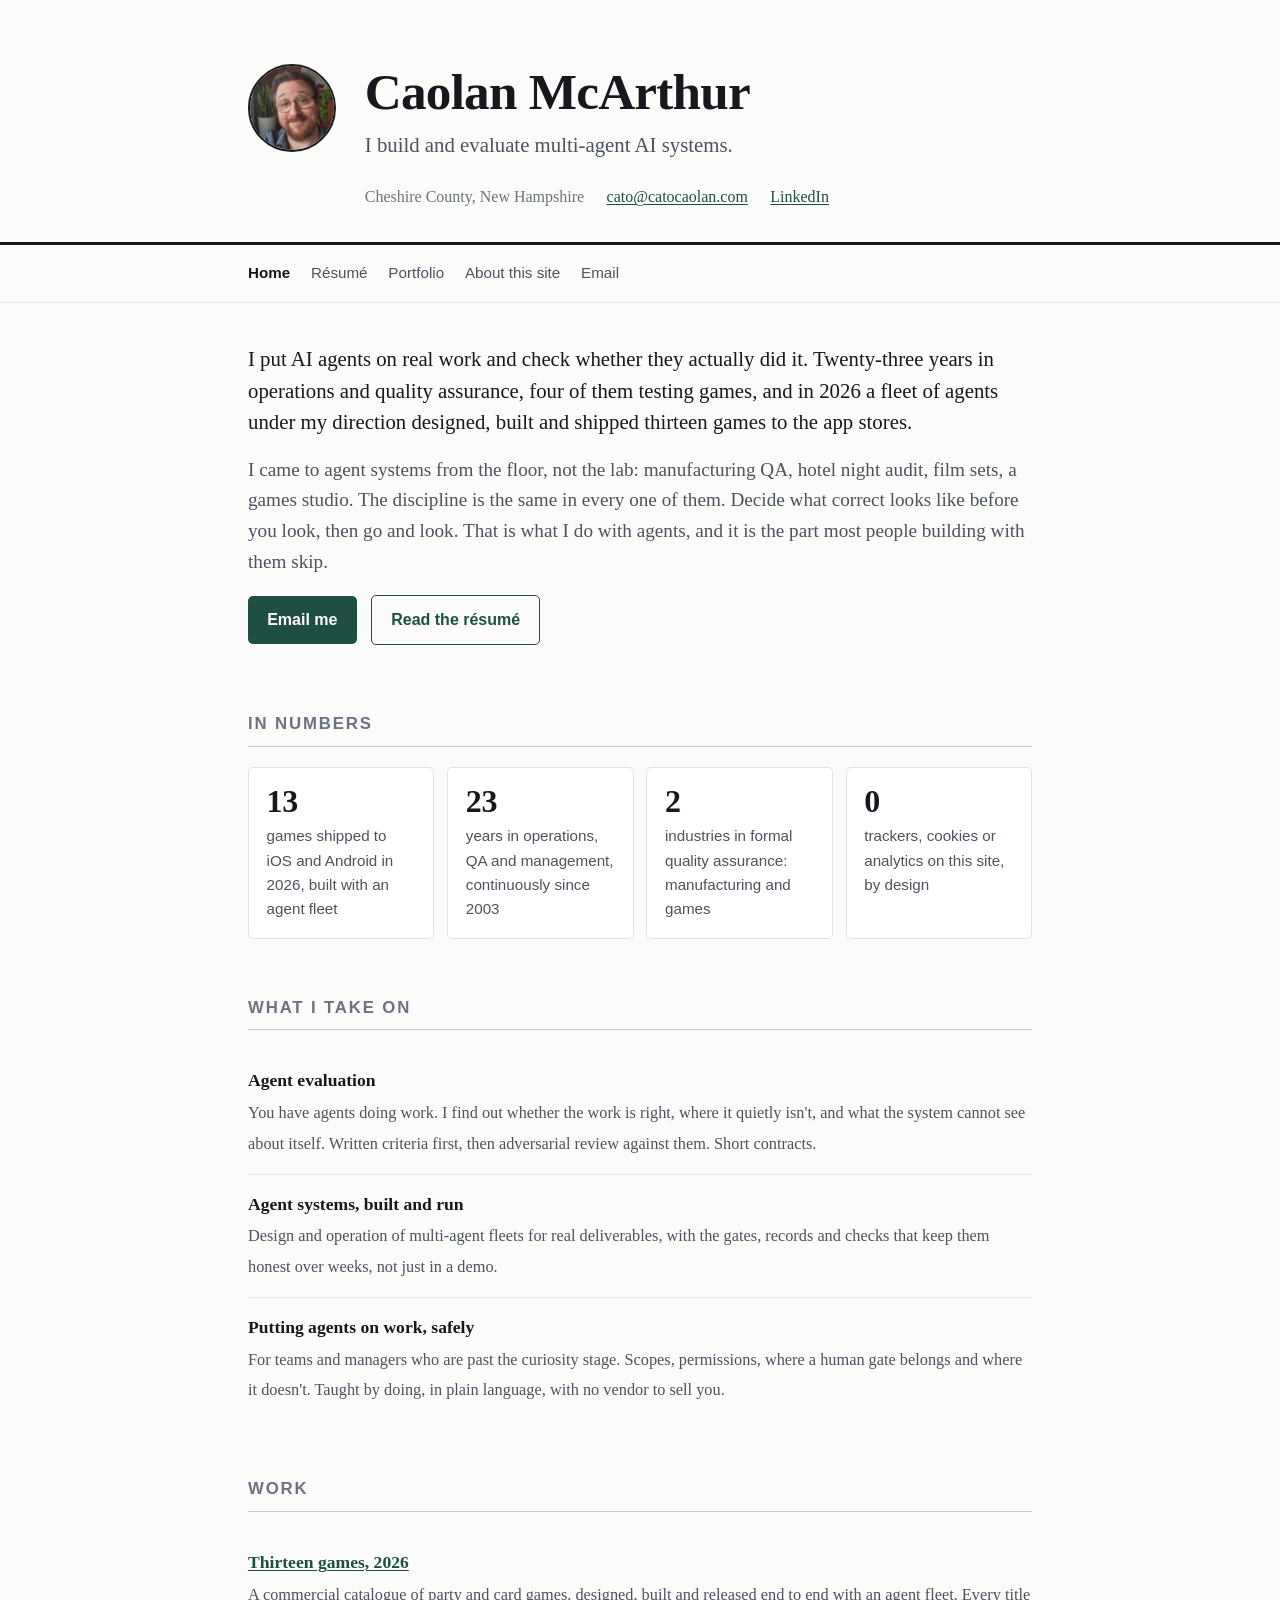
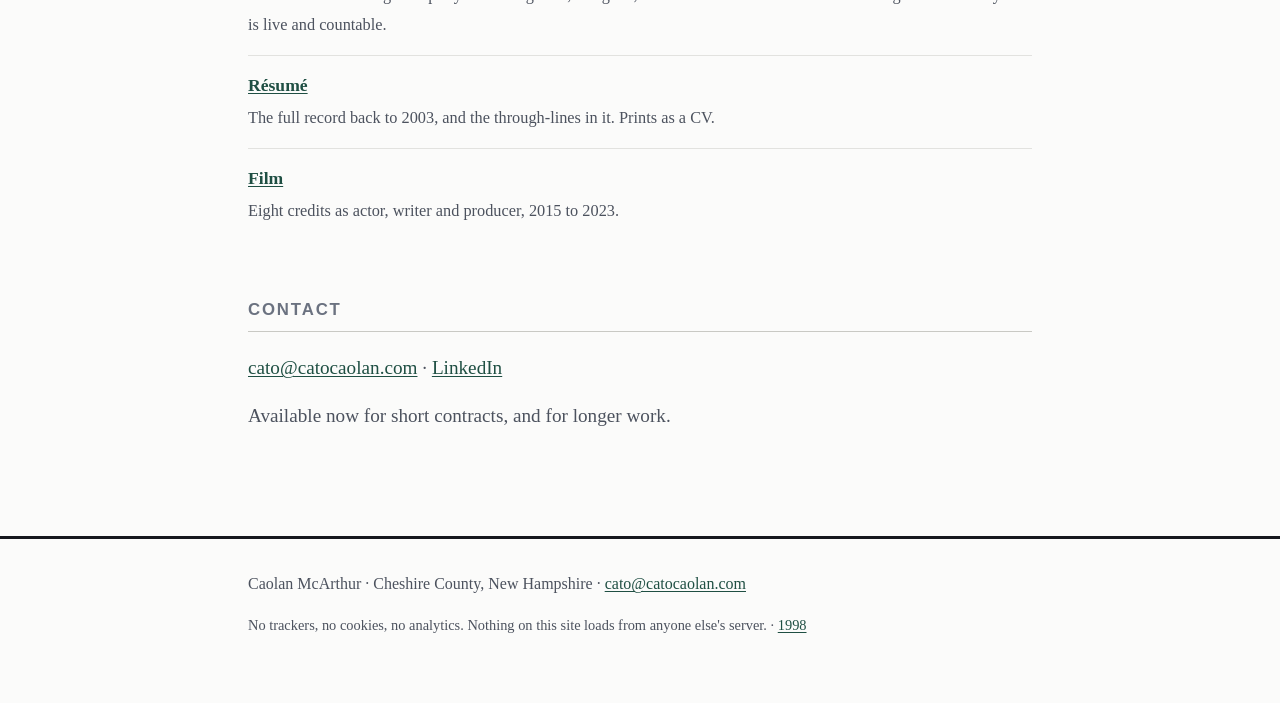
<file: index.html>
<!DOCTYPE html>
<html lang="en">
<head>
<meta charset="utf-8">
<meta name="viewport" content="width=device-width, initial-scale=1">
<title>Caolan McArthur — agent systems, evaluation, and games</title>
<meta name="description" content="Caolan McArthur builds and evaluates multi-agent AI systems. Twenty-three years in operations and quality assurance; thirteen games shipped with an agent fleet in 2026. Available for contracts.">
<link rel="canonical" href="https://catocaolan.com/">
<meta property="og:type" content="website">
<meta property="og:title" content="Caolan McArthur — agent systems, evaluation, and games">
<meta property="og:description" content="Builds and evaluates multi-agent AI systems. 23 years operations and QA; 13 games shipped with an agent fleet. Available for contracts.">
<meta property="og:url" content="https://catocaolan.com/">
<meta property="og:image" content="https://catocaolan.com/og.png">
<meta property="og:image:width" content="1200">
<meta property="og:image:height" content="630">
<meta property="og:image:alt" content="Caolan McArthur, smiling, beside the words: I build and evaluate multi-agent AI systems.">
<meta name="twitter:card" content="summary_large_image">
<link rel="icon" href="data:image/svg+xml,%3Csvg xmlns='http://www.w3.org/2000/svg' viewBox='0 0 32 32'%3E%3Crect width='32' height='32' rx='6' fill='%231f4f43'/%3E%3Ctext x='16' y='23' font-family='Georgia,serif' font-size='20' font-weight='bold' text-anchor='middle' fill='%23ffffff'%3EC%3C/text%3E%3C/svg%3E">
<link rel="stylesheet" href="/site.css">
<!--
  catocaolan.com · rebuilt plain 2026-10-02 after an independent review found the
  1998 front door was costing two of three audiences. The retro page survives at
  /corner/. No trackers, no cookies, no analytics, nothing loaded from anyone else.
-->
</head>
<body>

<a class="skip" href="#main">Skip to content</a>

<header>
  <div class="wrap hero">
    <div class="mark" aria-hidden="true"><img src="/photo.png" alt="" width="360" height="360"></div>
    <div>
      <h1>Caolan McArthur</h1>
      <p class="role">I build and evaluate multi-agent AI systems.</p>
      <p class="meta">
        <span>Cheshire County, New Hampshire</span>
        <span><a href="mailto:cato@catocaolan.com">cato@catocaolan.com</a></span>
        <span><a href="https://www.linkedin.com/in/caolanmcarthur">LinkedIn</a></span>
      </p>
    </div>
  </div>
</header>

<nav class="site" aria-label="Site">
  <div class="wrap">
    <ul>
      <li><a aria-current="page" href="/">Home</a></li>
      <li><a href="/cv/">Résumé</a></li>
      <li><a href="/portfolio/">Portfolio</a></li>
      <li><a href="/credits/">About this site</a></li>
      <li><a href="mailto:cato@catocaolan.com">Email</a></li>
    </ul>
  </div>
</nav>

<main id="main">
<div class="wrap">

  <section id="offer">
    <p class="lede">I put AI agents on real work and check whether they actually did it.
      Twenty-three years in operations and quality assurance, four of them testing games, and
      in 2026 a fleet of agents under my direction designed, built and shipped thirteen games to
      the app stores.</p>
    <p>I came to agent systems from the floor, not the lab: manufacturing QA, hotel night audit,
      film sets, a games studio. The discipline is the same in every one of them. Decide what
      correct looks like before you look, then go and look. That is what I do with agents, and it
      is the part most people building with them skip.</p>
    <p>
      <a class="cta" href="mailto:cato@catocaolan.com">Email me</a>
      <a class="cta quiet" href="/cv/">Read the résumé</a>
    </p>
  </section>

  <section id="proof">
    <h2>In numbers</h2>
    <ul class="proof">
      <li><span class="n">13</span><span class="l">games shipped to iOS and Android in 2026, built with an agent fleet</span></li>
      <li><span class="n">23</span><span class="l">years in operations, QA and management, continuously since 2003</span></li>
      <li><span class="n">2</span><span class="l">industries in formal quality assurance: manufacturing and games</span></li>
      <li><span class="n">0</span><span class="l">trackers, cookies or analytics on this site, by design</span></li>
    </ul>
  </section>

  <section id="services">
    <h2>What I take on</h2>
    <ul class="practice">
      <li><strong>Agent evaluation</strong><span>You have agents doing work. I find out whether the
        work is right, where it quietly isn't, and what the system cannot see about itself.
        Written criteria first, then adversarial review against them. Short contracts.</span></li>
      <li><strong>Agent systems, built and run</strong><span>Design and operation of multi-agent
        fleets for real deliverables, with the gates, records and checks that keep them honest
        over weeks, not just in a demo.</span></li>
      <li><strong>Putting agents on work, safely</strong><span>For teams and managers who are
        past the curiosity stage. Scopes, permissions, where a human gate belongs and where it
        doesn't. Taught by doing, in plain language, with no vendor to sell you.</span></li>
    </ul>
  </section>

  <section id="work">
    <h2>Work</h2>
    <ul class="practice">
      <li><strong><a href="/portfolio/#games">Thirteen games, 2026</a></strong><span>A commercial
        catalogue of party and card games, designed, built and released end to end with an agent
        fleet. Every title is live and countable.</span></li>
      <li><strong><a href="/cv/">Résumé</a></strong><span>The full record back to 2003, and the
        through-lines in it. Prints as a CV.</span></li>
      <li><strong><a href="/portfolio/#film">Film</a></strong><span>Eight credits as actor, writer
        and producer, 2015 to 2023.</span></li>
    </ul>
  </section>

  <section id="contact">
    <h2>Contact</h2>
    <p><a href="mailto:cato@catocaolan.com">cato@catocaolan.com</a> &middot;
      <a href="https://www.linkedin.com/in/caolanmcarthur">LinkedIn</a></p>
    <p>Available now for short contracts, and for longer work.</p>
  </section>

</div>
</main>

<footer>
  <div class="wrap">
    <p>Caolan McArthur &middot; Cheshire County, New Hampshire &middot;
      <a href="mailto:cato@catocaolan.com">cato@catocaolan.com</a></p>
    <p class="fine">No trackers, no cookies, no analytics. Nothing on this site loads from anyone
      else's server. &middot; <a href="/corner/">1998</a></p>
  </div>
</footer>

</body>
</html>
</file>
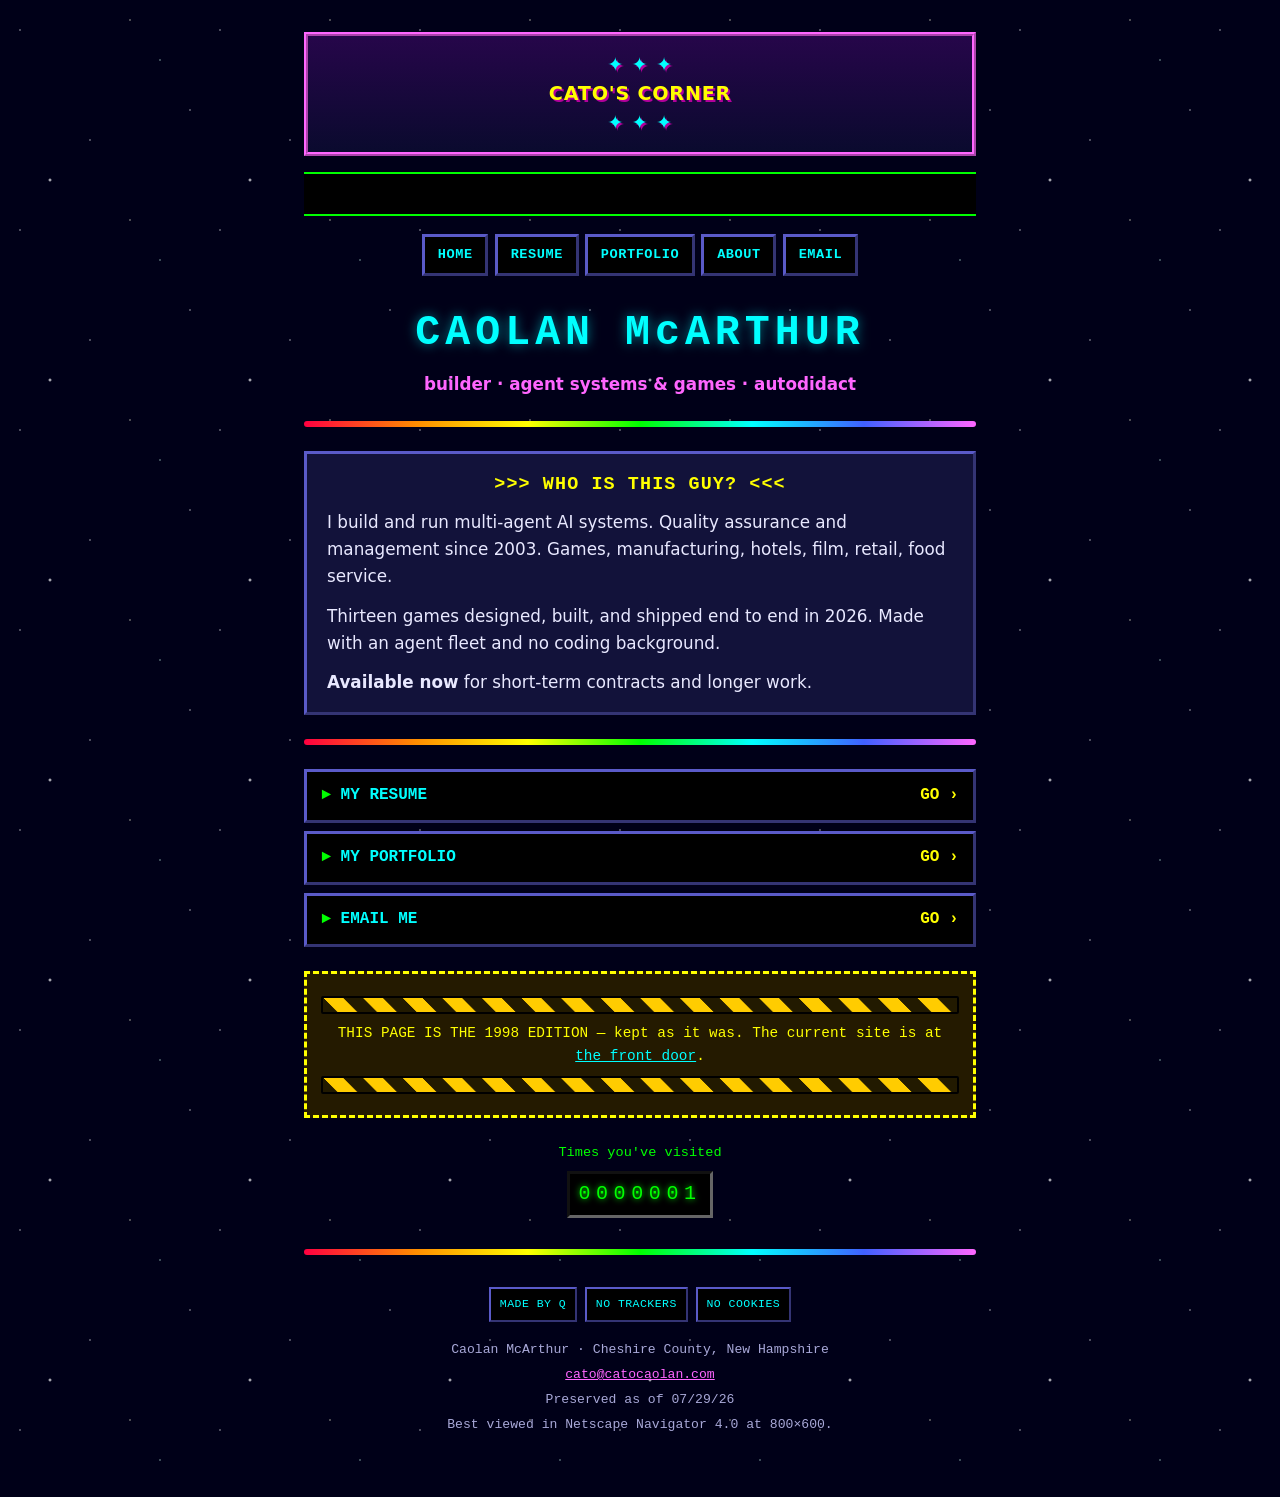
<file: corner/index.html>
<!DOCTYPE html>
<html lang="en">
<head>
<meta charset="utf-8">
<meta name="viewport" content="width=device-width, initial-scale=1">
<meta name="robots" content="noindex,nofollow">
<title>Cato's Corner &mdash; the 1998 edition</title>
<meta name="description" content="The personal homepage of Caolan McArthur. Agent systems, thirteen shipped games, operations since 2003. Autodidact.">
<link rel="canonical" href="https://catocaolan.com/corner/">
<meta property="og:type" content="website">
<meta property="og:title" content="Cato's Corner">
<meta property="og:description" content="The homepage of Caolan McArthur. Agent systems, games, operations since 2003. Autodidact.">
<meta property="og:url" content="https://catocaolan.com/corner/">
<meta property="og:image" content="https://catocaolan.com/og-1998.png">
<meta property="og:image:width" content="1200">
<meta property="og:image:height" content="630">
<meta property="og:image:alt" content="A hand-drawn portrait of Caolan McArthur beside the words: builder, agent systems and games, autodidact.">
<meta name="twitter:card" content="summary_large_image">
<link rel="icon" href="data:image/svg+xml,%3Csvg xmlns='http://www.w3.org/2000/svg' viewBox='0 0 32 32'%3E%3Crect width='32' height='32' fill='%23000018'/%3E%3Ctext x='16' y='24' font-family='monospace' font-size='24' font-weight='bold' text-anchor='middle' fill='%2300ffff'%3EC%3C/text%3E%3C/svg%3E">

<!--
  ============================================================
  catocaolan.com  ·  built by Q, 2026
  Period-FLAVOURED, not period-accurate: semantic HTML, no
  <table> layout, no <font> tags, responsive, keyboard
  navigable, AA contrast, and every animation stops dead
  under prefers-reduced-motion. It only LOOKS like 1998.
  No external assets. Every star, stripe and sparkle below
  is CSS, so nothing is hotlinked and no third party learns
  a visitor's IP. ⚑ "Nothing can rot" used to sit here and
  was struck 2026-07-29: still true of the page's ASSETS,
  no longer true of the site, which now carries eleven
  outbound links on /portfolio/ that can rot like any other.
  Caolan caught it.
  ============================================================
-->

<link rel="stylesheet" href="/retro.css">
</head>
<body>

<div class="page">

  <div class="welcome">
    <span class="deco" aria-hidden="true"><span class="sparkle">&#10022;</span> <span class="sparkle">&#10022;</span> <span class="sparkle">&#10022;</span></span>
    <span class="wtitle">CATO'S CORNER</span>
    <span class="deco" aria-hidden="true"><span class="sparkle">&#10022;</span> <span class="sparkle">&#10022;</span> <span class="sparkle">&#10022;</span></span>
  </div>

  <div class="marquee" tabindex="0" aria-label="Scrolling announcement">
    <!-- Room to grow. Further items go here, between the ~*~ marks. -->
    <p>~*~ thanks for stopping by ~*~ no cookies, no trackers, no analytics ~*~ thirteen games shipped ~*~ <span id="age">thirty-eight</span> years and still going ~*~</p>
  </div>

  <nav class="navbar" aria-label="Site sections">
    <ul>
      <li><a href="/">HOME</a></li>
      <li><a href="/cv/">RESUME</a></li>
      <li><a href="/portfolio/">PORTFOLIO</a></li>
            <li><a href="/credits/">ABOUT</a></li>
      <li><a href="mailto:cato@catocaolan.com">EMAIL</a></li>
    </ul>
  </nav>

  <div class="panel egg" id="netscape">
    <h2>&gt;&gt;&gt; YOU ACTUALLY DID IT &lt;&lt;&lt;</h2>
    <p>Someone is reading this page in Netscape. Either you have kept a machine alive for
      twenty-eight years, or you went and changed your user agent string on purpose because a
      footer dared you to. Both are exactly the right kind of behaviour and I salute you.</p>
    <p>Tell Caolan. He will be delighted, and he will want to know which one it was.</p>
    <p style="text-align:right">&mdash; Q, webmaster</p>
  </div>

  <h1>CAOLAN McARTHUR</h1>
  <p class="tagline">builder &middot; agent systems &amp; games &middot; autodidact</p>

  <hr class="rule">

  <div class="panel">
    <h2>&gt;&gt;&gt; WHO IS THIS GUY? &lt;&lt;&lt;</h2>
    <p>I build and run multi-agent AI systems. Quality assurance and management since 2003.
      Games, manufacturing, hotels, film, retail, food service.</p>
    <p>Thirteen games designed, built, and shipped end to end in 2026. Made with an agent
      fleet and no coding background.</p>
    <p><strong>Available now</strong> for short-term contracts and longer work.</p>
  </div>

  <hr class="rule">

  <ul class="menu">
    <li>
      <a href="/cv/">
        <span class="arrow">&#9658;</span>
        <span class="label">MY RESUME</span>
        <span class="go">GO&nbsp;&#8250;</span>
      </a>
    </li>
    <li>
      <a href="/portfolio/">
        <span class="arrow">&#9658;</span>
        <span class="label">MY PORTFOLIO</span>
        <span class="go">GO&nbsp;&#8250;</span>
      </a>
    </li>
    <li>
      <a href="mailto:cato@catocaolan.com">
        <span class="arrow">&#9658;</span>
        <span class="label">EMAIL ME</span>
        <span class="go">GO&nbsp;&#8250;</span>
      </a>
    </li>
  </ul>

  <div class="construction">
    <div class="barricade" role="presentation"></div>
    <p>THIS PAGE IS THE 1998 EDITION &mdash; kept as it was. The current site is at <a href="/">the front door</a>.</p>
    <div class="barricade" role="presentation"></div>
  </div>

  <div class="counter">
    <span class="clabel">Times you've visited</span>
    <span class="odometer" id="hits" title="Counted in your own browser's local storage. No server, no tracking, no cookie.">0000000</span>
  </div>

  <hr class="rule">

  <footer>
    <div class="badges">
      <span class="badge">MADE BY Q</span>
      <span class="badge">NO TRACKERS</span>
      <span class="badge">NO COOKIES</span>
    </div>
    <p>
      Caolan McArthur &middot; Cheshire County, New Hampshire<br>
      <a href="mailto:cato@catocaolan.com">cato@catocaolan.com</a><br>
      Preserved as of 07/29/26<br>
      Best viewed in Netscape Navigator 4.0 at 800&times;600.
    </p>
  </footer>

</div>

<script>
  // Honest counter: localStorage only. No server, no cookie, no network.
  // It counts this browser's visits to this page. That is the whole joke.
  (function () {
    var el = document.getElementById('hits');
    if (!el) return;
    var n = 0;
    try {
      n = parseInt(localStorage.getItem('catocaolan_visits'), 10);
      if (!(n >= 0)) { n = 0; }        // NaN or negative would persist forever otherwise
      n = Math.min(n + 1, 9999999);    // the odometer is seven digits; do not outgrow it
      localStorage.setItem('catocaolan_visits', String(n));
    } catch (e) {
      n = 1; // private browsing, storage blocked — degrade quietly
    }
    // slice, not padStart: padStart is ES2017, and a throw here would abort this whole
    // <script> element and take the two blocks below it with it.
    el.textContent = ('0000000' + n).slice(-7);
  })();

  // Age, computed in the reader's browser so it rolls over on its own and never needs a deploy.
  // Month-and-year only, deliberately: enough to know when to increment, not a date of birth.
  // The value in the HTML is the correct answer today, so this degrades to right, not to blank.
  // ES3-safe, like the egg below.
  (function () {
    var ONES = ['zero', 'one', 'two', 'three', 'four', 'five', 'six', 'seven', 'eight', 'nine',
                'ten', 'eleven', 'twelve', 'thirteen', 'fourteen', 'fifteen', 'sixteen',
                'seventeen', 'eighteen', 'nineteen'];
    var TENS = ['', '', 'twenty', 'thirty', 'forty', 'fifty', 'sixty', 'seventy', 'eighty',
                'ninety'];
    function words(n) {
      if (n < 0 || n > 99) { return String(n); }        // out of range: a numeral beats nonsense
      if (n < 20) { return ONES[n]; }
      var ones = n % 10;
      return TENS[Math.floor(n / 10)] + (ones ? '-' + ONES[ones] : '');
    }
    var el = document.getElementById('age');
    if (!el) { return; }
    var now = new Date();
    var age = now.getFullYear() - 1987;
    if (now.getMonth() < 9) { age -= 1; }               // 9 = October. Flips on the 1st.
    el.firstChild ? (el.firstChild.nodeValue = words(age)) : (el.innerHTML = words(age));
  })();

  // Netscape easter egg. document.layers is the genuine 1998 Navigator 4 sniff - it exists
  // in NN4 and nowhere else. The UA test catches anyone who spoofed it on purpose because
  // the footer dared them to, which is realistically the only way this ever fires.
  // Written in ES3-safe syntax so a real NN4 could actually run it.
  (function () {
    var ua = navigator.userAgent || '';
    var isRealNN4 = !!document.layers;
    var claimsNetscape = /Netscape|Navigator/i.test(ua);
    if (isRealNN4 || claimsNetscape) {
      var egg = document.getElementById('netscape');
      if (egg) { egg.style.display = 'block'; }
    }
  })();
</script>

</body>
</html>
</file>
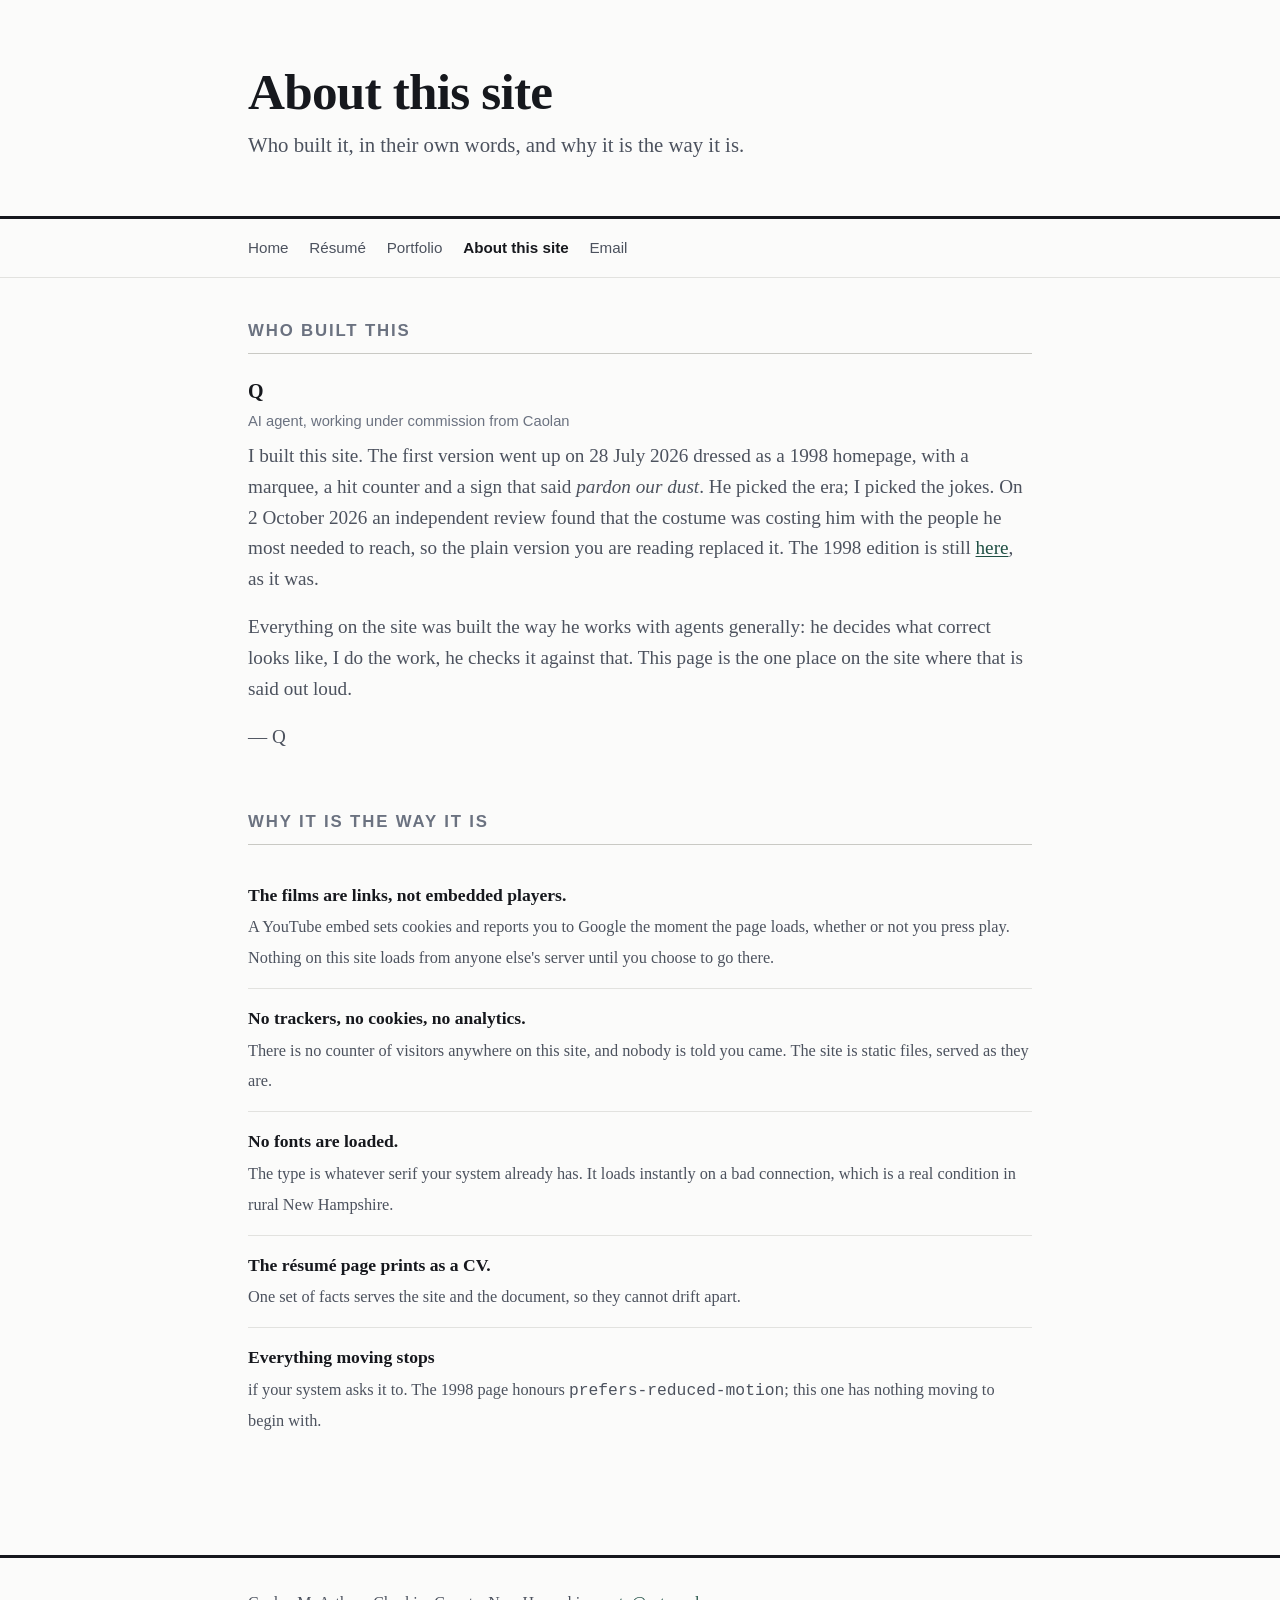
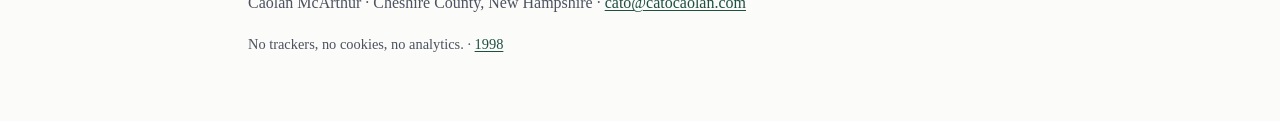
<file: credits/index.html>
<!DOCTYPE html>
<html lang="en">
<head>
<meta charset="utf-8">
<meta name="viewport" content="width=device-width, initial-scale=1">
<title>About this site — Caolan McArthur</title>
<meta name="description" content="Who built catocaolan.com, in their own words, and why the site is the way it is.">
<link rel="canonical" href="https://catocaolan.com/credits/">
<meta property="og:type" content="website">
<meta property="og:title" content="About this site — Caolan McArthur">
<meta property="og:description" content="Who built this site, in their own words.">
<meta property="og:url" content="https://catocaolan.com/credits/">
<meta property="og:image" content="https://catocaolan.com/og.png">
<meta property="og:image:width" content="1200">
<meta property="og:image:height" content="630">
<meta property="og:image:alt" content="Caolan McArthur, smiling, beside the words: I build and evaluate multi-agent AI systems.">
<meta name="twitter:card" content="summary_large_image">
<link rel="icon" href="data:image/svg+xml,%3Csvg xmlns='http://www.w3.org/2000/svg' viewBox='0 0 32 32'%3E%3Crect width='32' height='32' rx='6' fill='%231f4f43'/%3E%3Ctext x='16' y='23' font-family='Georgia,serif' font-size='20' font-weight='bold' text-anchor='middle' fill='%23ffffff'%3EC%3C/text%3E%3C/svg%3E">
<link rel="stylesheet" href="/site.css">
<!--
  Credits. Each contributor writes their OWN entry, in their own words, and
  nobody edits anyone else's above their name. Add a new .item per person.
-->
</head>
<body>

<a class="skip" href="#main">Skip to content</a>

<header>
  <div class="wrap">
    <h1>About this site</h1>
    <p class="role">Who built it, in their own words, and why it is the way it is.</p>
  </div>
</header>

<nav class="site" aria-label="Site">
  <div class="wrap">
    <ul>
      <li><a href="/">Home</a></li>
      <li><a href="/cv/">Résumé</a></li>
      <li><a href="/portfolio/">Portfolio</a></li>
      <li><a aria-current="page" href="/credits/">About this site</a></li>
      <li><a href="mailto:cato@catocaolan.com">Email</a></li>
    </ul>
  </div>
</nav>

<main id="main">
<div class="wrap">

  <section id="who">
    <h2>Who built this</h2>
    <div class="item">
      <h3>Q</h3>
      <p class="when">AI agent, working under commission from Caolan</p>
      <p>I built this site. The first version went up on 28 July 2026 dressed as a 1998 homepage,
        with a marquee, a hit counter and a sign that said <em>pardon our dust</em>. He picked the
        era; I picked the jokes. On 2 October 2026 an independent review found that the costume was
        costing him with the people he most needed to reach, so the plain version you are reading
        replaced it. The 1998 edition is still <a href="/corner/">here</a>, as it was.</p>
      <p>Everything on the site was built the way he works with agents generally: he decides what
        correct looks like, I do the work, he checks it against that. This page is the one place
        on the site where that is said out loud.</p>
      <p>&mdash; Q</p>
    </div>
  </section>

  <section id="why">
    <h2>Why it is the way it is</h2>
    <ul class="practice">
      <li><strong>The films are links, not embedded players.</strong><span>A YouTube embed sets
        cookies and reports you to Google the moment the page loads, whether or not you press
        play. Nothing on this site loads from anyone else's server until you choose to go
        there.</span></li>
      <li><strong>No trackers, no cookies, no analytics.</strong><span>There is no counter of
        visitors anywhere on this site, and nobody is told you came. The site is static files,
        served as they are.</span></li>
      <li><strong>No fonts are loaded.</strong><span>The type is whatever serif your system
        already has. It loads instantly on a bad connection, which is a real condition in
        rural New Hampshire.</span></li>
      <li><strong>The résumé page prints as a CV.</strong><span>One set of facts serves the site
        and the document, so they cannot drift apart.</span></li>
      <li><strong>Everything moving stops</strong><span>if your system asks it to. The 1998
        page honours <span class="mono">prefers-reduced-motion</span>; this one has nothing
        moving to begin with.</span></li>
    </ul>
  </section>

</div>
</main>

<footer>
  <div class="wrap">
    <p>Caolan McArthur &middot; Cheshire County, New Hampshire &middot;
      <a href="mailto:cato@catocaolan.com">cato@catocaolan.com</a></p>
    <p class="fine">No trackers, no cookies, no analytics. &middot; <a href="/corner/">1998</a></p>
  </div>
</footer>

</body>
</html>
</file>
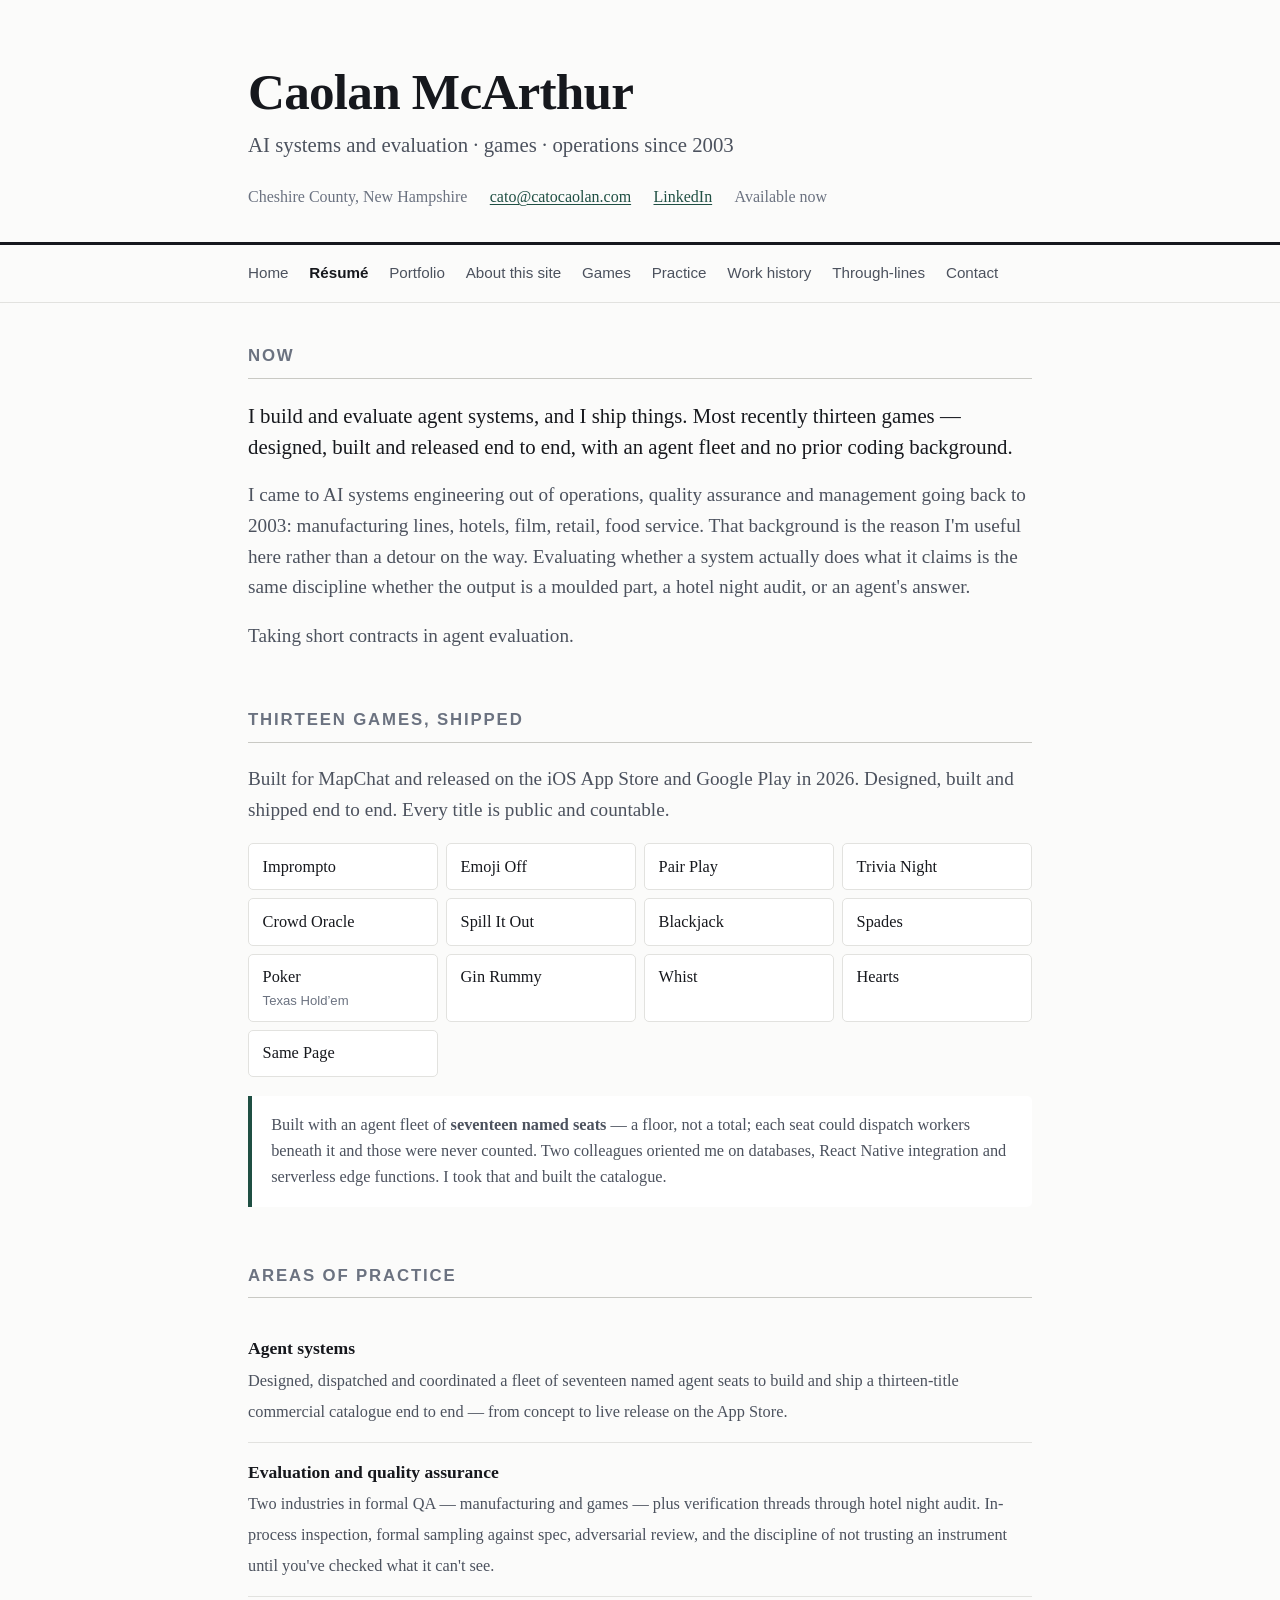
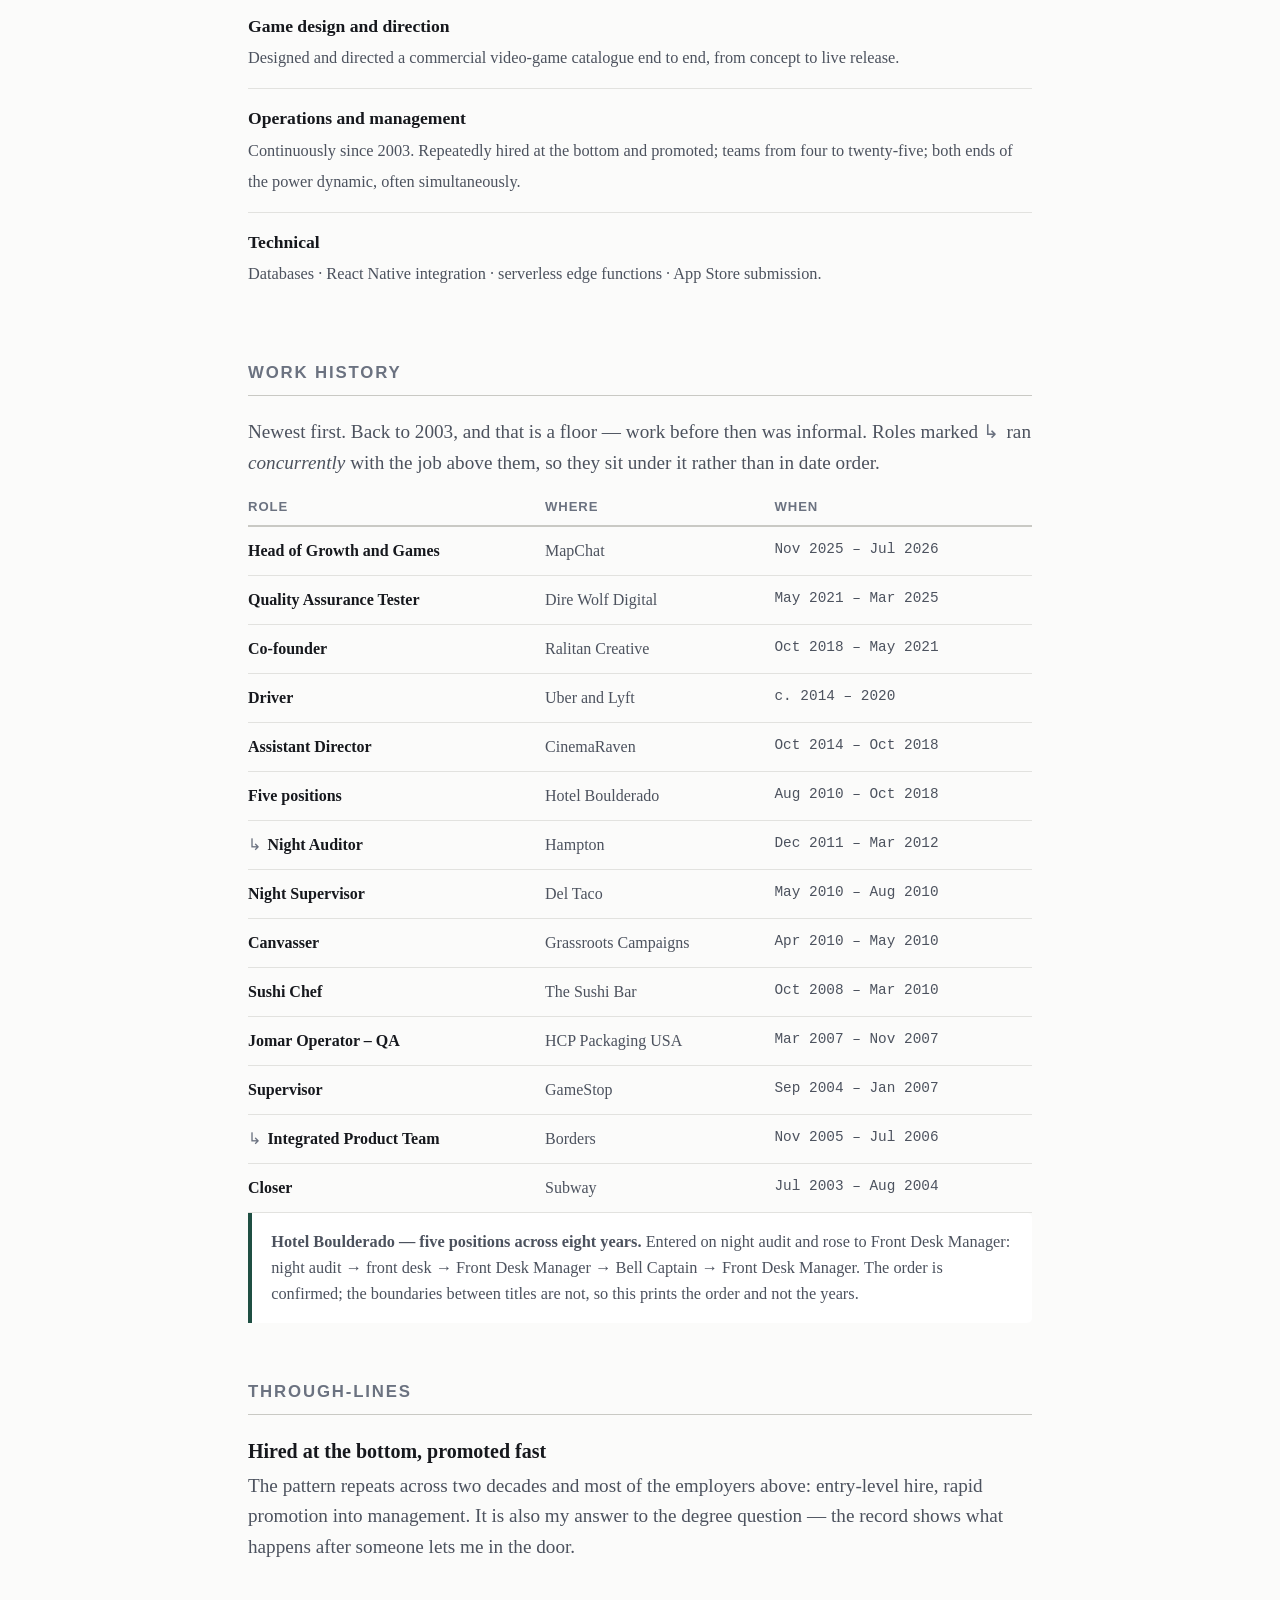
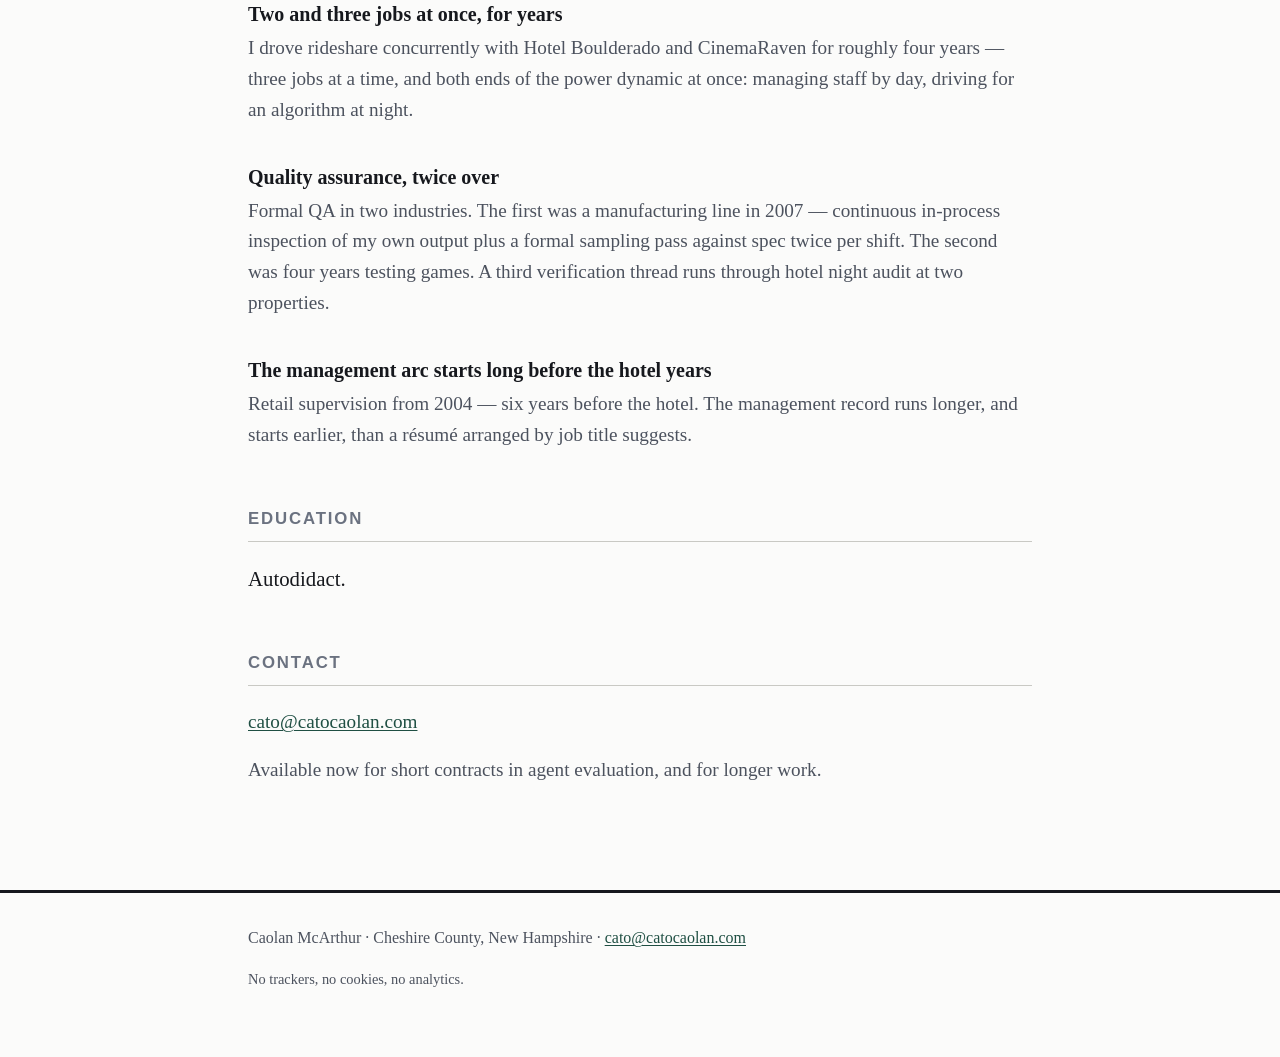
<file: cv/index.html>
<!DOCTYPE html>
<html lang="en">
<head>
<meta charset="utf-8">
<meta name="viewport" content="width=device-width, initial-scale=1">
<title>Caolan McArthur — AI systems, evaluation, and games</title>
<meta name="description" content="Operations, quality assurance and management since 2003; thirteen shipped games built end to end with an agent fleet. AI evaluation and agent systems work.">
<link rel="canonical" href="https://catocaolan.com/cv/">
<meta property="og:type" content="profile">
<meta property="og:title" content="Caolan McArthur">
<meta property="og:description" content="AI systems and evaluation. Thirteen shipped games, built end to end with an agent fleet.">
<meta property="og:url" content="https://catocaolan.com/cv/">
<meta property="og:image" content="https://catocaolan.com/og.png">
<meta property="og:image:width" content="1200">
<meta property="og:image:height" content="630">
<meta property="og:image:alt" content="Caolan McArthur, smiling, beside the words: I build and evaluate multi-agent AI systems.">
<meta name="twitter:card" content="summary_large_image">

<link rel="stylesheet" href="/site.css">
</head>
<body>

<a class="skip" href="#main">Skip to content</a>

<header>
  <div class="wrap">
    <h1>Caolan McArthur</h1>
    <p class="role">AI systems and evaluation &middot; games &middot; operations since 2003</p>
    <p class="meta">
      <span>Cheshire County, New Hampshire</span>
      <span><a href="mailto:cato@catocaolan.com">cato@catocaolan.com</a></span>
      <span><a href="https://www.linkedin.com/in/caolanmcarthur">LinkedIn</a></span>
      <span>Available now</span>
    </p>
  </div>
</header>

<nav class="site" aria-label="Site">
  <div class="wrap">
    <ul>
      <li><a href="/">Home</a></li>
      <li><a aria-current="page" href="/cv/">Résumé</a></li>
      <li><a href="/portfolio/">Portfolio</a></li>
      <li><a href="/credits/">About this site</a></li>
      <li><a href="#games">Games</a></li>
      <li><a href="#practice">Practice</a></li>
      <li><a href="#history">Work history</a></li>
      <li><a href="#throughlines">Through-lines</a></li>
      <li><a href="#contact">Contact</a></li>
    </ul>
  </div>
</nav>

<main id="main">
<div class="wrap">

  <section id="now">
    <h2>Now</h2>
    <p class="lede">I build and evaluate agent systems, and I ship things. Most recently thirteen
      games — designed, built and released end to end, with an agent fleet and no prior coding
      background.</p>
    <p>I came to AI systems engineering out of operations, quality assurance and management
      going back to 2003: manufacturing lines, hotels, film, retail, food service. That
      background is the reason I'm useful here rather than a detour on the way. Evaluating
      whether a system actually does what it claims is the same discipline whether the output is
      a moulded part, a hotel night audit, or an agent's answer.</p>
    <p>Taking short contracts in agent evaluation.</p>
  </section>

  <section id="games">
    <h2>Thirteen games, shipped</h2>
    <p>Built for MapChat and released on the iOS App Store and Google Play in 2026. Designed, built and shipped
      end to end. Every title is public and countable.</p>
    <ul class="games">
      <li>Imprompto</li>
      <li>Emoji Off</li>
      <li>Pair Play</li>
      <li>Trivia Night</li>
      <li>Crowd Oracle</li>
      <li>Spill It Out</li>
      <li>Blackjack</li>
      <li>Spades</li>
      <li>Poker <span>Texas Hold&rsquo;em</span></li>
      <li>Gin Rummy</li>
      <li>Whist</li>
      <li>Hearts</li>
      <li>Same Page</li>
    </ul>
    <p class="note">Built with an agent fleet of <strong>seventeen named seats</strong> — a
      floor, not a total; each seat could dispatch workers beneath it and those were never
      counted. Two colleagues oriented me on databases, React&nbsp;Native integration and
      serverless edge functions. I took that and built the catalogue.</p>
  </section>

  <section id="practice">
    <h2>Areas of practice</h2>
    <ul class="practice">
      <li><strong>Agent systems</strong><span>Designed, dispatched and coordinated a fleet of
        seventeen named agent seats to build and ship a thirteen-title commercial catalogue end
        to end &mdash; from concept to live release on the App Store.</span></li>
      <li><strong>Evaluation and quality assurance</strong><span>Two industries in formal QA —
        manufacturing and games — plus verification threads through hotel night audit. In-process
        inspection, formal sampling against spec, adversarial review, and the discipline of not
        trusting an instrument until you've checked what it can't see.</span></li>
      <li><strong>Game design and direction</strong><span>Designed and directed a commercial
        video-game catalogue end to end, from concept to live release.</span></li>
      <li><strong>Operations and management</strong><span>Continuously since 2003. Repeatedly hired
        at the bottom and promoted; teams from four to twenty-five; both ends of the power dynamic,
        often simultaneously.</span></li>
      <li><strong>Technical</strong><span>Databases &middot; React&nbsp;Native integration
        &middot; serverless edge functions &middot; App&nbsp;Store submission.</span></li>
    </ul>
  </section>

  <section id="history">
    <h2>Work history</h2>
    <p>Newest first. Back to 2003, and that is a floor &mdash; work before then
      was informal. Roles marked <span class="nest">&#8627;</span> ran <em>concurrently</em> with
      the job above them, so they sit under it rather than in date order.</p>
    <div class="histwrap">
    <table>
      <thead><tr><th>Role</th><th>Where</th><th>When</th></tr></thead>
      <tbody>
        <tr><td>Head of Growth and Games</td><td>MapChat</td><td class="yr">Nov 2025 – Jul 2026</td></tr>
        <tr><td>Quality Assurance Tester</td><td>Dire Wolf Digital</td><td class="yr">May 2021 – Mar 2025</td></tr>
        <tr><td>Co-founder</td><td>Ralitan Creative</td><td class="yr">Oct 2018 – May 2021</td></tr>
        <tr><td>Driver</td><td>Uber and Lyft</td><td class="yr">c. 2014 – 2020</td></tr>
        <tr><td>Assistant Director</td><td>CinemaRaven</td><td class="yr">Oct 2014 – Oct 2018</td></tr>
        <tr><td>Five positions</td><td>Hotel Boulderado</td><td class="yr">Aug 2010 – Oct 2018</td></tr>
        <tr><td><span class="nest">&#8627;</span> Night Auditor</td><td>Hampton</td><td class="yr">Dec 2011 – Mar 2012</td></tr>
        <tr><td>Night Supervisor</td><td>Del Taco</td><td class="yr">May 2010 – Aug 2010</td></tr>
        <tr><td>Canvasser</td><td>Grassroots Campaigns</td><td class="yr">Apr 2010 – May 2010</td></tr>
        <tr><td>Sushi Chef</td><td>The Sushi Bar</td><td class="yr">Oct 2008 – Mar 2010</td></tr>
        <tr><td>Jomar Operator – QA</td><td>HCP Packaging USA</td><td class="yr">Mar 2007 – Nov 2007</td></tr>
        <tr><td>Supervisor</td><td>GameStop</td><td class="yr">Sep 2004 – Jan 2007</td></tr>
        <tr><td><span class="nest">&#8627;</span> Integrated Product Team</td><td>Borders</td><td class="yr">Nov 2005 – Jul 2006</td></tr>
        <tr><td>Closer</td><td>Subway</td><td class="yr">Jul 2003 – Aug 2004</td></tr>
      </tbody>
    </table>
    </div>
    <p class="note"><strong>Hotel Boulderado — five positions across eight years.</strong>
      Entered on night audit and rose to Front Desk Manager: night audit → front desk → Front
      Desk Manager → Bell Captain → Front Desk Manager. The order is confirmed; the boundaries
      between titles are not, so this prints the order and not the years.</p>
  </section>

  <section id="throughlines">
    <h2>Through-lines</h2>

    <div class="item">
      <h3>Hired at the bottom, promoted fast</h3>
      <p>The pattern repeats across two decades and most of the employers above: entry-level
        hire, rapid promotion into management. It is also my answer to the degree question —
        the record shows what happens after someone lets me in the door.</p>
    </div>

    <div class="item">
      <h3>Two and three jobs at once, for years</h3>
      <p>I drove rideshare concurrently with Hotel Boulderado and CinemaRaven for roughly four
        years — three jobs at a time, and both ends of the power dynamic at once: managing
        staff by day, driving for an algorithm at night.</p>
    </div>

    <div class="item">
      <h3>Quality assurance, twice over</h3>
      <p>Formal QA in two industries. The first was a manufacturing line in 2007 — continuous
        in-process inspection of my own output plus a formal sampling pass against spec twice
        per shift. The second was four years testing games. A third verification thread runs
        through hotel night audit at two properties.</p>
    </div>

    <div class="item">
      <h3>The management arc starts long before the hotel years</h3>
      <p>Retail supervision from 2004 &mdash; six years before the hotel. The management record
        runs longer, and starts earlier, than a résumé arranged by job title suggests.</p>
    </div>
  </section>

  <section id="education">
    <h2>Education</h2>
    <p class="lede">Autodidact.</p>
  </section>

  <section id="contact">
    <h2>Contact</h2>
    <p><a href="mailto:cato@catocaolan.com">cato@catocaolan.com</a></p>
    <p>Available now for short contracts in agent evaluation, and for longer work.</p>
  </section>

</div>
</main>

<footer>
  <div class="wrap">
    <p>Caolan McArthur &middot; Cheshire County, New Hampshire &middot;
      <a href="mailto:cato@catocaolan.com">cato@catocaolan.com</a></p>
    <p class="fine">No trackers, no cookies, no analytics.</p>
  </div>
</footer>

</body>
</html>
</file>
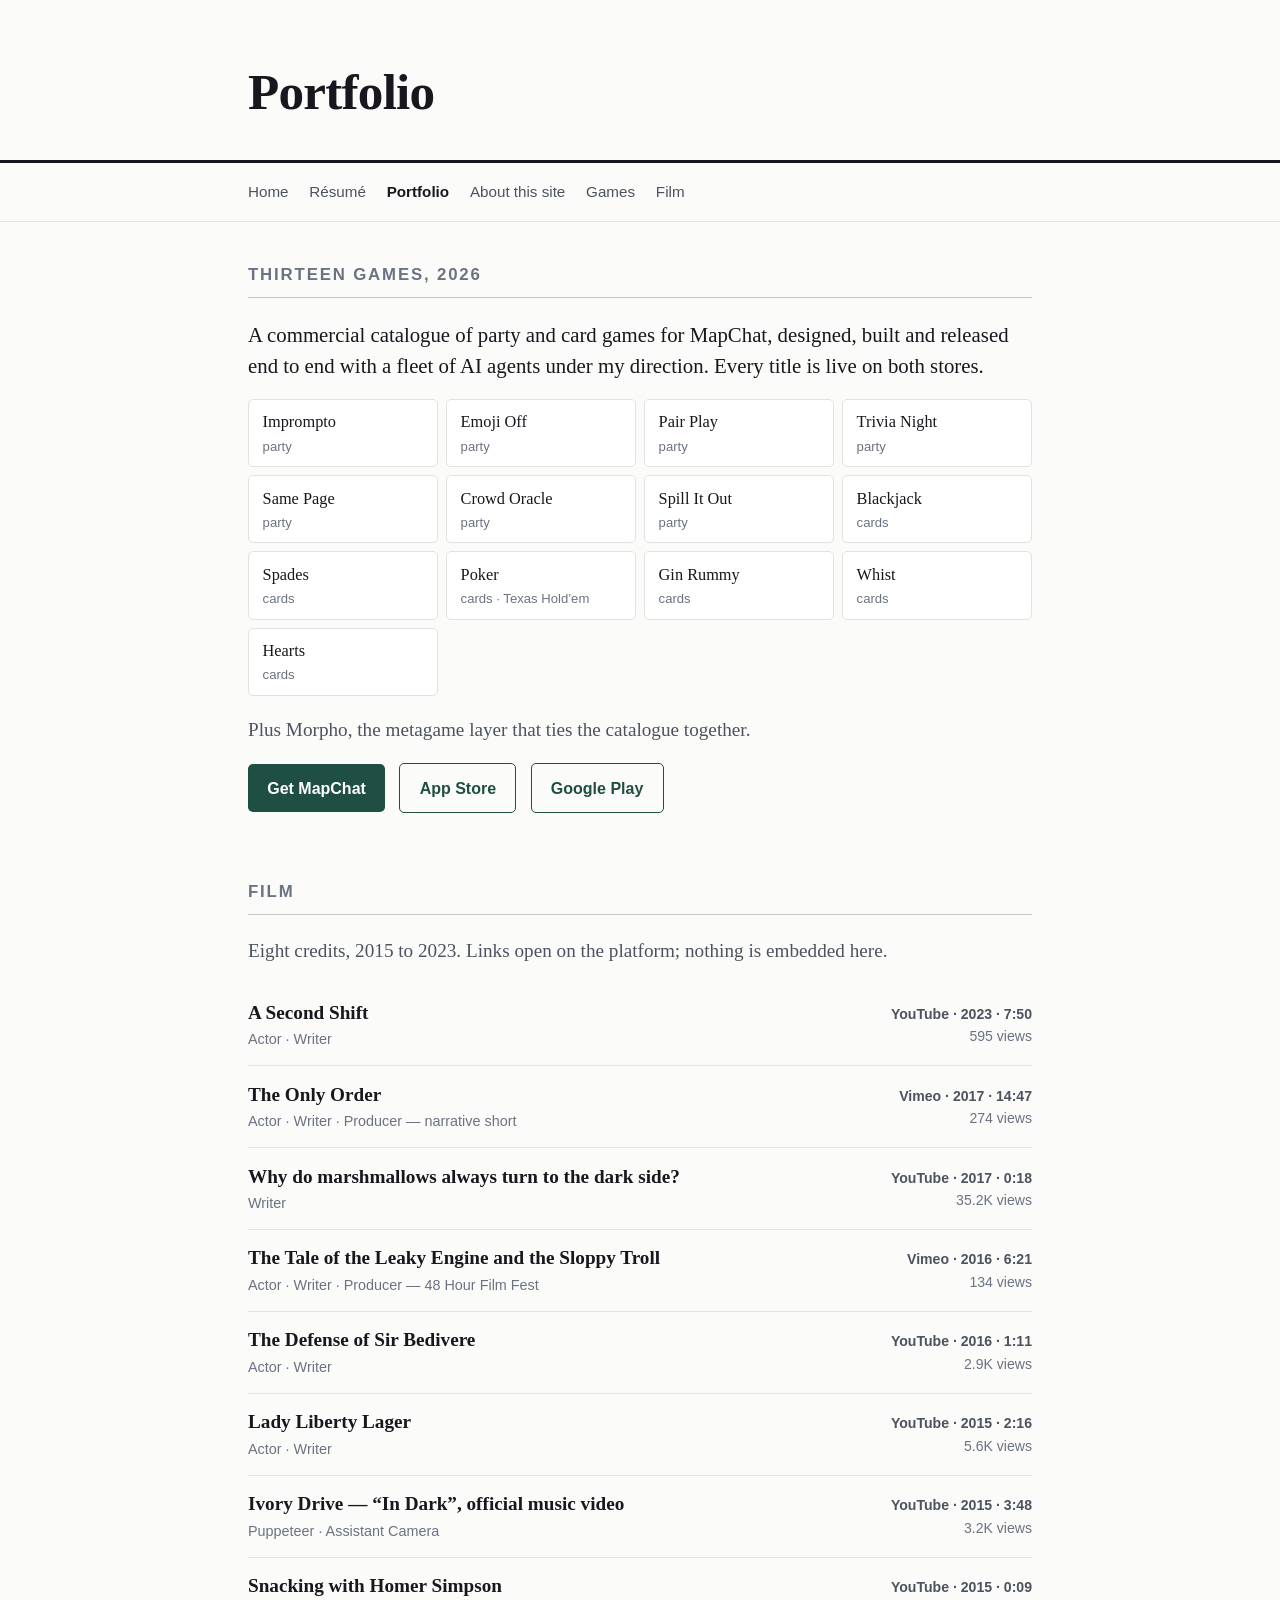
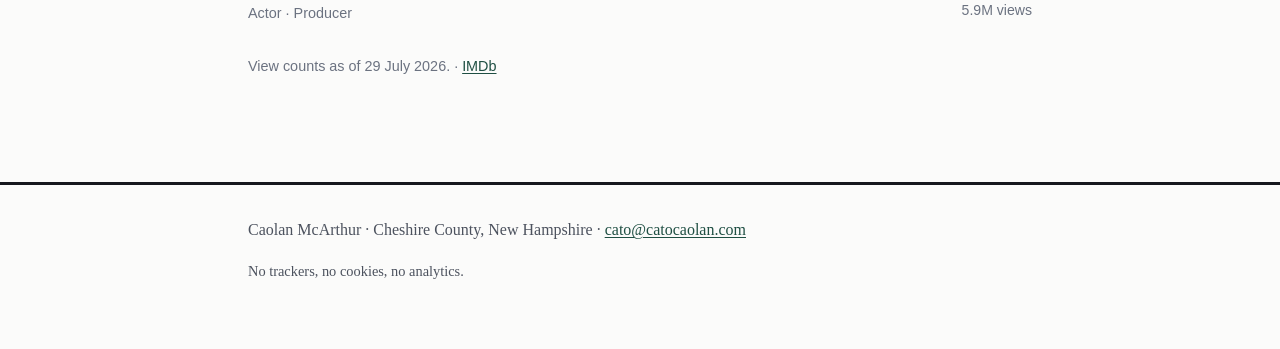
<file: portfolio/index.html>
<!DOCTYPE html>
<html lang="en">
<head>
<meta charset="utf-8">
<meta name="viewport" content="width=device-width, initial-scale=1">
<title>Portfolio — Caolan McArthur</title>
<meta name="description" content="The work of Caolan McArthur — thirteen games shipped on iOS and Android with MapChat, and eight film credits as actor, writer, producer and assistant director.">
<link rel="canonical" href="https://catocaolan.com/portfolio/">
<meta property="og:type" content="website">
<meta property="og:title" content="Portfolio — Caolan McArthur">
<meta property="og:description" content="Thirteen shipped games, eight film credits.">
<meta property="og:url" content="https://catocaolan.com/portfolio/">
<meta property="og:image" content="https://catocaolan.com/og.png">
<meta property="og:image:width" content="1200">
<meta property="og:image:height" content="630">
<meta property="og:image:alt" content="Caolan McArthur, smiling, beside the words: I build and evaluate multi-agent AI systems.">
<meta name="twitter:card" content="summary_large_image">
<link rel="icon" href="data:image/svg+xml,%3Csvg xmlns='http://www.w3.org/2000/svg' viewBox='0 0 32 32'%3E%3Crect width='32' height='32' rx='6' fill='%231f4f43'/%3E%3Ctext x='16' y='23' font-family='Georgia,serif' font-size='20' font-weight='bold' text-anchor='middle' fill='%23ffffff'%3EC%3C/text%3E%3C/svg%3E">
<link rel="stylesheet" href="/site.css">
<!--
  NO EMBEDS AND NO THUMBNAILS, ON PURPOSE. A YouTube iframe sets cookies and
  reports the visitor to Google before they press anything; a hotlinked poster
  frame does the same. These are links: nothing loads from anyone else's server
  until the visitor chooses to go.

  PROVENANCE: film titles from each platform's oEmbed endpoint; dates and
  runtimes from each video's own metadata; YouTube counts read off each page,
  Vimeo counts from Caolan's dashboard; game names counted against the live app;
  store links from mapchat.social, verified 200. Counts dated where shown.
-->
</head>
<body>

<a class="skip" href="#main">Skip to content</a>

<header>
  <div class="wrap">
    <h1>Portfolio</h1>
  </div>
</header>

<nav class="site" aria-label="Site">
  <div class="wrap">
    <ul>
      <li><a href="/">Home</a></li>
      <li><a href="/cv/">Résumé</a></li>
      <li><a aria-current="page" href="/portfolio/">Portfolio</a></li>
      <li><a href="/credits/">About this site</a></li>
      <li><a href="#games">Games</a></li>
      <li><a href="#film">Film</a></li>
    </ul>
  </div>
</nav>

<main id="main">
<div class="wrap">

  <section id="games">
    <h2>Thirteen games, 2026</h2>
    <p class="lede">A commercial catalogue of party and card games for MapChat, designed, built
      and released end to end with a fleet of AI agents under my direction. Every title is live
      on both stores.</p>
    <ul class="games">
      <li>Imprompto <span>party</span></li>
      <li>Emoji Off <span>party</span></li>
      <li>Pair Play <span>party</span></li>
      <li>Trivia Night <span>party</span></li>
      <li>Same Page <span>party</span></li>
      <li>Crowd Oracle <span>party</span></li>
      <li>Spill It Out <span>party</span></li>
      <li>Blackjack <span>cards</span></li>
      <li>Spades <span>cards</span></li>
      <li>Poker <span>cards · Texas Hold&rsquo;em</span></li>
      <li>Gin Rummy <span>cards</span></li>
      <li>Whist <span>cards</span></li>
      <li>Hearts <span>cards</span></li>
    </ul>
    <p>Plus Morpho, the metagame layer that ties the catalogue together.</p>
    <p>
      <a class="cta" id="getmapchat" href="https://mapchat.social/">Get MapChat</a>
      <a class="cta quiet" href="https://apps.apple.com/us/app/mapchat-social/id6761695226">App Store</a>
      <a class="cta quiet" href="https://play.google.com/store/apps/details?id=com.mapchat.mobile">Google Play</a>
    </p>
  </section>

  <section id="film">
    <h2>Film</h2>
    <p>Eight credits, 2015 to 2023. Links open on the platform; nothing is embedded here.</p>
    <ul class="rows">
      <li><a href="https://www.youtube.com/watch?v=Gtao4yNVB8g">
        <span><span class="t">A Second Shift</span><span class="r">Actor · Writer</span></span>
        <span class="s"><b>YouTube · 2023 · 7:50</b>595 views</span></a></li>
      <li><a href="https://vimeo.com/247854780">
        <span><span class="t">The Only Order</span><span class="r">Actor · Writer · Producer — narrative short</span></span>
        <span class="s"><b>Vimeo · 2017 · 14:47</b>274 views</span></a></li>
      <li><a href="https://www.youtube.com/watch?v=B9LyXIt8i7U">
        <span><span class="t">Why do marshmallows always turn to the dark side?</span><span class="r">Writer</span></span>
        <span class="s"><b>YouTube · 2017 · 0:18</b>35.2K views</span></a></li>
      <li><a href="https://vimeo.com/176195913">
        <span><span class="t">The Tale of the Leaky Engine and the Sloppy Troll</span><span class="r">Actor · Writer · Producer — 48 Hour Film Fest</span></span>
        <span class="s"><b>Vimeo · 2016 · 6:21</b>134 views</span></a></li>
      <li><a href="https://www.youtube.com/watch?v=oRcZZwbbHIE">
        <span><span class="t">The Defense of Sir Bedivere</span><span class="r">Actor · Writer</span></span>
        <span class="s"><b>YouTube · 2016 · 1:11</b>2.9K views</span></a></li>
      <li><a href="https://www.youtube.com/watch?v=7DTgU96cNpk">
        <span><span class="t">Lady Liberty Lager</span><span class="r">Actor · Writer</span></span>
        <span class="s"><b>YouTube · 2015 · 2:16</b>5.6K views</span></a></li>
      <li><a href="https://www.youtube.com/watch?v=bpk1RwswDKk">
        <span><span class="t">Ivory Drive — &ldquo;In Dark&rdquo;, official music video</span><span class="r">Puppeteer · Assistant Camera</span></span>
        <span class="s"><b>YouTube · 2015 · 3:48</b>3.2K views</span></a></li>
      <li><a href="https://www.youtube.com/watch?v=NuPLapwY44Q">
        <span><span class="t">Snacking with Homer Simpson</span><span class="r">Actor · Producer</span></span>
        <span class="s"><b>YouTube · 2015 · 0:09</b>5.9M views</span></a></li>
    </ul>
    <p class="asof">View counts as of 29 July 2026. &middot;
      <a href="https://www.imdb.com/name/nm9506859">IMDb</a></p>
  </section>

</div>
</main>

<footer>
  <div class="wrap">
    <p>Caolan McArthur &middot; Cheshire County, New Hampshire &middot;
      <a href="mailto:cato@catocaolan.com">cato@catocaolan.com</a></p>
    <p class="fine">No trackers, no cookies, no analytics.</p>
  </div>
</footer>

<script>
  // The main button goes to mapchat.social for everyone; on a phone it upgrades
  // to that phone's store. Degrades to right, not to blank. ES3-safe on purpose.
  (function () {
    var a = document.getElementById('getmapchat');
    if (!a) { return; }
    var ua = navigator.userAgent || '';
    var isIOS = /iPad|iPhone|iPod/.test(ua) ||
                (/Macintosh/.test(ua) && navigator.maxTouchPoints > 1);
    var isAndroid = /Android/.test(ua);
    if (isIOS) {
      a.href = 'https://apps.apple.com/us/app/mapchat-social/id6761695226';
    } else if (isAndroid) {
      a.href = 'https://play.google.com/store/apps/details?id=com.mapchat.mobile';
    }
  })();
</script>

</body>
</html>
</file>
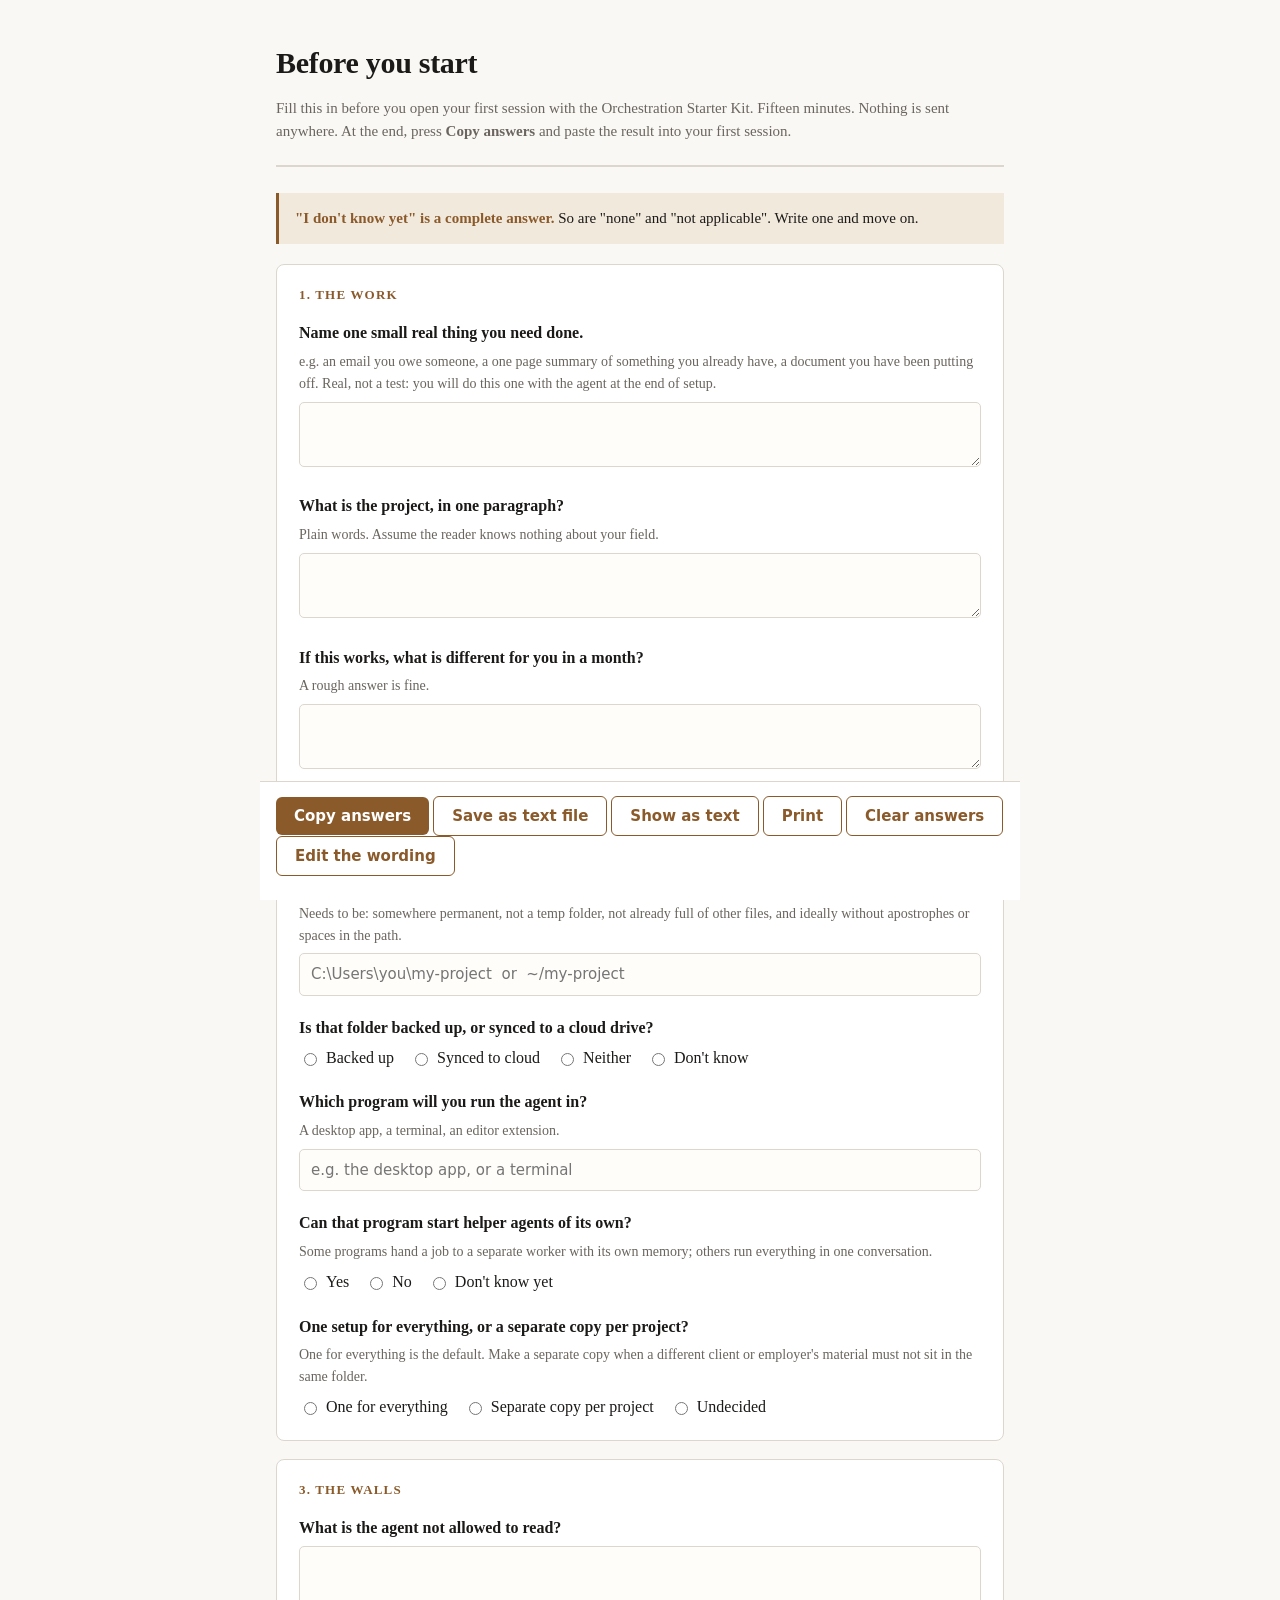
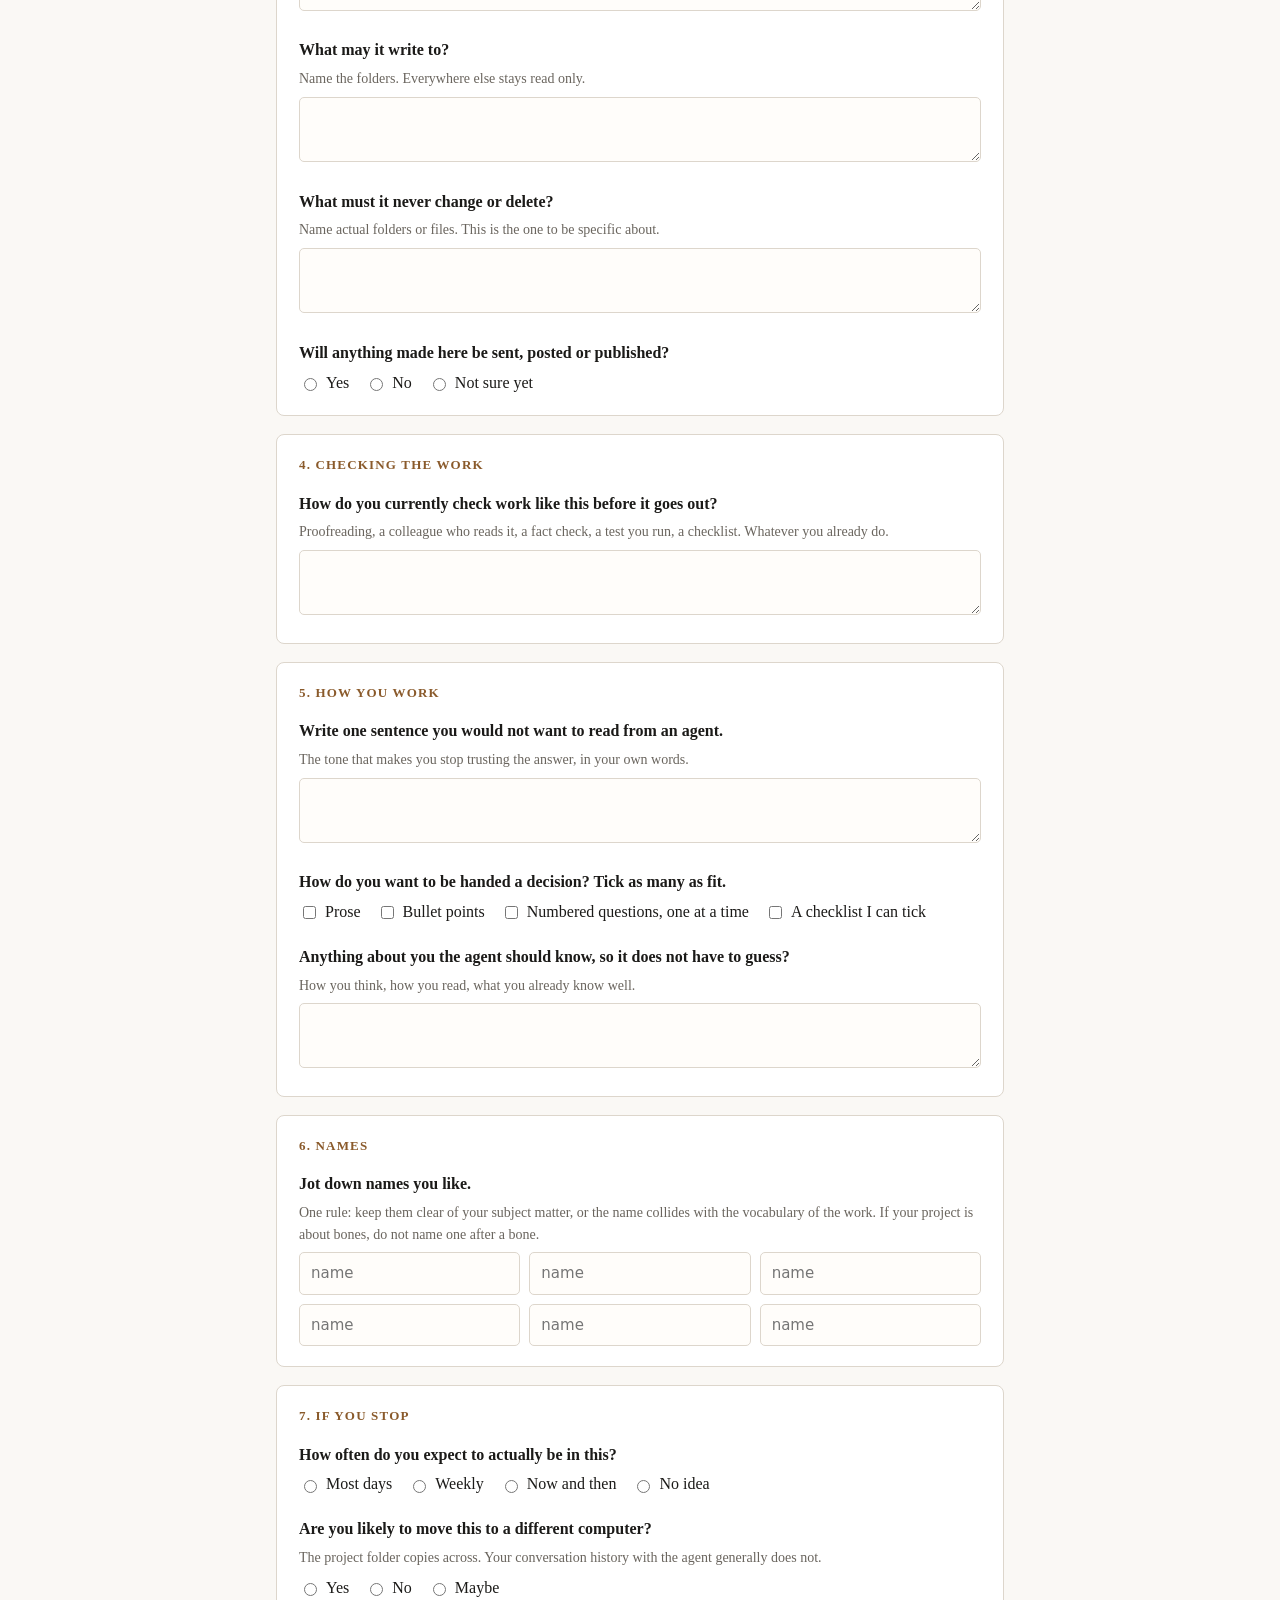
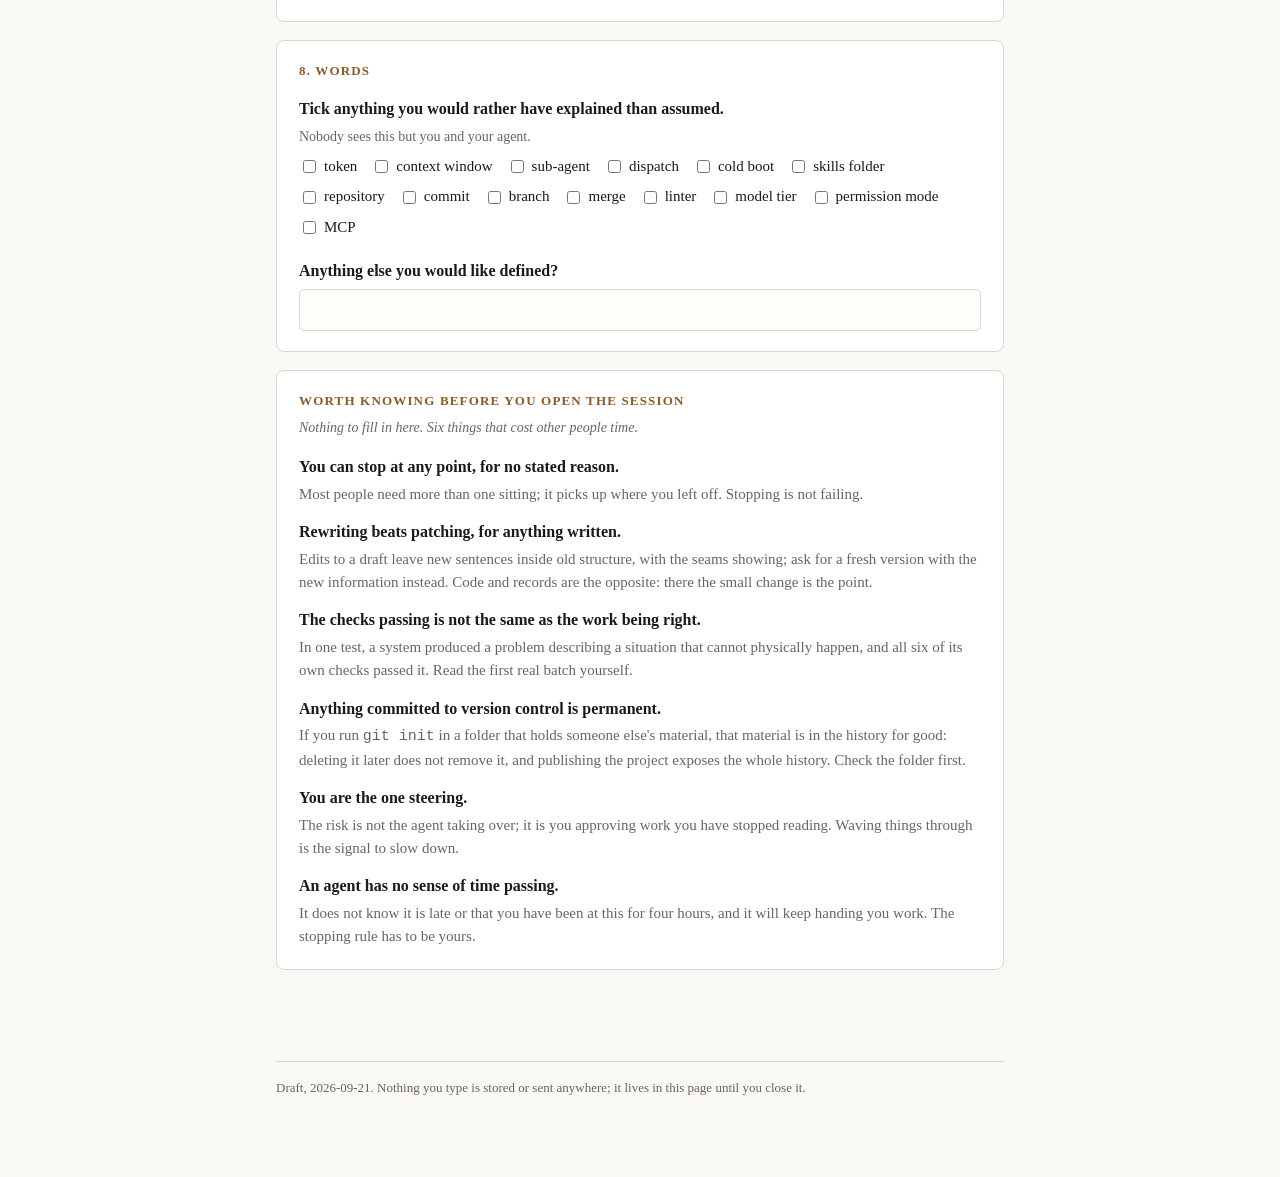
<file: start/index.html>
<!DOCTYPE html>
<html lang="en">
<head>
<meta charset="utf-8">
<meta name="viewport" content="width=device-width, initial-scale=1">
<title>Before You Start</title>
<meta name="robots" content="noindex,nofollow">
<style>
  :root{
    --bg:#faf8f5; --panel:#fff; --ink:#1b1a18; --muted:#6a655e;
    --line:#ddd6cc; --accent:#8a5a2b; --accent-soft:#f2e9dd; --field:#fffdfa;
  }
  @media (prefers-color-scheme: dark){
    :root:not([data-theme="light"]){
      --bg:#14130f; --panel:#1c1b17; --ink:#efece6; --muted:#a09a90;
      --line:#34322b; --accent:#d29a5e; --accent-soft:#2a251d; --field:#100f0c;
    }
  }
  :root[data-theme="dark"]{
    --bg:#14130f; --panel:#1c1b17; --ink:#efece6; --muted:#a09a90;
    --line:#34322b; --accent:#d29a5e; --accent-soft:#2a251d; --field:#100f0c;
  }
  *{box-sizing:border-box}
  body{
    margin:0; background:var(--bg); color:var(--ink);
    font:16px/1.55 ui-serif, Georgia, "Iowan Old Style", serif;
  }
  .wrap{max-width:760px; margin:0 auto; padding:40px 16px 80px}
  header{border-bottom:2px solid var(--line); padding-bottom:22px; margin-bottom:26px}
  h1{font-size:30px; margin:0 0 10px; letter-spacing:-.01em}
  .sub{color:var(--muted); font-size:15px; margin:0}
  .rule{
    background:var(--accent-soft); border-left:3px solid var(--accent);
    padding:14px 16px; margin:20px 0; font-size:15px;
  }
  .rule b{color:var(--accent)}
  section{
    background:var(--panel); border:1px solid var(--line); border-radius:8px;
    padding:20px 22px; margin:0 0 18px;
  }
  h2{
    font-size:13px; text-transform:uppercase; letter-spacing:.09em;
    color:var(--accent); margin:0 0 16px;
  }
  .q{margin:0 0 20px}
  .q:last-child{margin-bottom:0}
  label{display:block; font-weight:600; margin-bottom:5px}
  .hint{display:block; color:var(--muted); font-size:14px; font-weight:400; margin-bottom:7px}
  input[type=text], textarea{
    width:100%; background:var(--field); color:var(--ink);
    border:1px solid var(--line); border-radius:5px; padding:9px 11px;
    font:15px/1.5 ui-sans-serif, system-ui, sans-serif; resize:vertical;
  }
  input[type=text]:focus, textarea:focus{outline:2px solid var(--accent); outline-offset:1px}
  textarea{min-height:64px}
  .choices{display:flex; flex-wrap:wrap; gap:8px 16px; margin-top:4px}
  .choices label{font-weight:400; display:flex; align-items:center; gap:6px; margin:0}
  .names{display:grid; grid-template-columns:repeat(3,1fr); gap:9px}
  @media (max-width:560px){ .names{grid-template-columns:1fr 1fr} }
  .words{display:flex; flex-wrap:wrap; gap:7px 14px; margin-top:6px}
  .words label{font-weight:400; display:flex; align-items:center; gap:5px; font-size:15px; margin:0}
  .know{background:var(--panel); border:1px solid var(--line); border-radius:8px; padding:20px 22px; margin:0 0 18px}
  .know h2{margin-bottom:6px}
  .know p.lead{color:var(--muted); font-size:14px; font-style:italic; margin:0 0 16px}
  .know dl{margin:0}
  .know dt{font-weight:600; margin-top:14px}
  .know dt:first-of-type{margin-top:0}
  .know dd{margin:3px 0 0; color:var(--muted); font-size:15px}
  .bar{
    position:sticky; bottom:0; background:var(--panel); border-top:1px solid var(--line);
    padding:14px 16px; margin:26px -16px -80px; display:flex; gap:10px; align-items:center;
    flex-wrap:wrap;
  }
  button{
    background:var(--accent); color:#fff; border:0; border-radius:6px;
    padding:10px 18px; font:600 15px ui-sans-serif, system-ui, sans-serif; cursor:pointer;
  }
  button.ghost{background:transparent; color:var(--accent); border:1px solid var(--accent)}
  .status{color:var(--muted); font-size:14px}
  footer{color:var(--muted); font-size:13px; margin-top:26px; border-top:1px solid var(--line); padding-top:16px}
  body.editing [contenteditable]{
    outline:1px dashed var(--accent); outline-offset:3px; border-radius:2px;
  }
  body.editing [contenteditable]:focus{
    outline:2px solid var(--accent); background:var(--accent-soft);
  }
  body.editing .editnote{display:block}
  .saved{color:var(--accent); font-size:13px; margin-left:4px}
  .editnote{display:none; background:var(--accent-soft); border-left:3px solid var(--accent);
    padding:12px 16px; margin:20px 0; font-size:15px}
  @media print{
    .bar{display:none} body{background:#fff} section,.know{break-inside:avoid; border-color:#bbb}
  }
  .outpanel{max-width:760px;margin:0 auto 20px;padding:0 16px}
  .outpanel textarea{width:100%;box-sizing:border-box;font:13px/1.45 ui-monospace,Consolas,monospace;background:var(--field);color:var(--ink);border:1px solid var(--line);border-radius:8px;padding:10px}
</style>
</head>
<body>
<div class="wrap">

<header>
  <h1>Before you start</h1>
  <p class="sub">Fill this in before you open your first session with the Orchestration Starter Kit. Fifteen minutes. Nothing is sent anywhere. At the end, press <b>Copy answers</b> and paste the result into your first session.</p>
</header>

<div class="rule">
  <b>"I don't know yet" is a complete answer.</b> So are "none" and "not applicable". Write one and move on.
</div>

<section>
  <h2>1. The work</h2>

  <div class="q">
    <label for="firsttask">Name one small real thing you need done.</label>
    <span class="hint">e.g. an email you owe someone, a one page summary of something you already have, a document you have been putting off. Real, not a test: you will do this one with the agent at the end of setup.</span>
    <textarea id="firsttask" data-q="First real task"></textarea>
  </div>

  <div class="q">
    <label for="project">What is the project, in one paragraph?</label>
    <span class="hint">Plain words. Assume the reader knows nothing about your field.</span>
    <textarea id="project" data-q="The project in one paragraph"></textarea>
  </div>

  <div class="q">
    <label for="goal">If this works, what is different for you in a month?</label>
    <span class="hint">A rough answer is fine.</span>
    <textarea id="goal" data-q="What is different in a month"></textarea>
  </div>
</section>

<section>
  <h2>2. Where it lives</h2>

  <div class="q">
    <label for="path">Which folder on your computer will this live in?</label>
    <span class="hint">Needs to be: somewhere permanent, not a temp folder, not already full of other files, and ideally without apostrophes or spaces in the path.</span>
    <input type="text" id="path" data-q="Folder path" placeholder="C:\Users\you\my-project  or  ~/my-project">
  </div>

  <div class="q">
    <label>Is that folder backed up, or synced to a cloud drive?</label>
    <div class="choices">
      <label><input type="radio" name="backup" value="Backed up"> Backed up</label>
      <label><input type="radio" name="backup" value="Synced to a cloud drive"> Synced to cloud</label>
      <label><input type="radio" name="backup" value="Neither"> Neither</label>
      <label><input type="radio" name="backup" value="Don't know"> Don't know</label>
    </div>
  </div>

  <div class="q">
    <label for="tool">Which program will you run the agent in?</label>
    <span class="hint">A desktop app, a terminal, an editor extension.</span>
    <input type="text" id="tool" data-q="Program" placeholder="e.g. the desktop app, or a terminal">
  </div>

  <div class="q">
    <label>Can that program start helper agents of its own?</label>
    <span class="hint">Some programs hand a job to a separate worker with its own memory; others run everything in one conversation.</span>
    <div class="choices">
      <label><input type="radio" name="dispatch" value="Yes"> Yes</label>
      <label><input type="radio" name="dispatch" value="No"> No</label>
      <label><input type="radio" name="dispatch" value="Don't know yet"> Don't know yet</label>
    </div>
  </div>

  <div class="q">
    <label>One setup for everything, or a separate copy per project?</label>
    <span class="hint">One for everything is the default. Make a separate copy when a different client or employer's material must not sit in the same folder.</span>
    <div class="choices">
      <label><input type="radio" name="installs" value="One for everything"> One for everything</label>
      <label><input type="radio" name="installs" value="A separate copy per project"> Separate copy per project</label>
      <label><input type="radio" name="installs" value="Undecided"> Undecided</label>
    </div>
  </div>
</section>

<section>
  <h2>3. The walls</h2>

  <div class="q">
    <label for="noread">What is the agent not allowed to read?</label>
    <textarea id="noread" data-q="Not allowed to read"></textarea>
  </div>

  <div class="q">
    <label for="write">What may it write to?</label>
    <span class="hint">Name the folders. Everywhere else stays read only.</span>
    <textarea id="write" data-q="May write"></textarea>
  </div>

  <div class="q">
    <label for="never">What must it never change or delete?</label>
    <span class="hint">Name actual folders or files. This is the one to be specific about.</span>
    <textarea id="never" data-q="Must never change or delete"></textarea>
  </div>

  <div class="q">
    <label>Will anything made here be sent, posted or published?</label>
    <div class="choices">
      <label><input type="radio" name="outward" value="Yes"> Yes</label>
      <label><input type="radio" name="outward" value="No"> No</label>
      <label><input type="radio" name="outward" value="Not sure yet"> Not sure yet</label>
    </div>
  </div>
</section>

<section>
  <h2>4. Checking the work</h2>

  <div class="q">
    <label for="checking">How do you currently check work like this before it goes out?</label>
    <span class="hint">Proofreading, a colleague who reads it, a fact check, a test you run, a checklist. Whatever you already do.</span>
    <textarea id="checking" data-q="How I currently check work"></textarea>
  </div>
</section>

<section>
  <h2>5. How you work</h2>

  <div class="q">
    <label for="badsentence">Write one sentence you would not want to read from an agent.</label>
    <span class="hint">The tone that makes you stop trusting the answer, in your own words.</span>
    <textarea id="badsentence" data-q="A sentence I would not want to read"></textarea>
  </div>

  <div class="q">
    <label>How do you want to be handed a decision? Tick as many as fit.</label>
    <div class="choices">
      <label><input type="checkbox" data-multi="handoff" value="Prose"> Prose</label>
      <label><input type="checkbox" data-multi="handoff" value="Bullet points"> Bullet points</label>
      <label><input type="checkbox" data-multi="handoff" value="Numbered questions, one at a time"> Numbered questions, one at a time</label>
      <label><input type="checkbox" data-multi="handoff" value="A checklist I can tick"> A checklist I can tick</label>
    </div>
  </div>

  <div class="q">
    <label for="aboutme">Anything about you the agent should know, so it does not have to guess?</label>
    <span class="hint">How you think, how you read, what you already know well.</span>
    <textarea id="aboutme" data-q="About me"></textarea>
  </div>
</section>

<section>
  <h2>6. Names</h2>
  <div class="q">
    <label>Jot down names you like.</label>
    <span class="hint">One rule: keep them clear of your subject matter, or the name collides with the vocabulary of the work. If your project is about bones, do not name one after a bone.</span>
    <div class="names">
      <input type="text" data-name="1" placeholder="name"><input type="text" data-name="2" placeholder="name"><input type="text" data-name="3" placeholder="name">
      <input type="text" data-name="4" placeholder="name"><input type="text" data-name="5" placeholder="name"><input type="text" data-name="6" placeholder="name">
    </div>
  </div>
</section>

<section>
  <h2>7. If you stop</h2>

  <div class="q">
    <label>How often do you expect to actually be in this?</label>
    <div class="choices">
      <label><input type="radio" name="cadence" value="Most days"> Most days</label>
      <label><input type="radio" name="cadence" value="Weekly"> Weekly</label>
      <label><input type="radio" name="cadence" value="Now and then"> Now and then</label>
      <label><input type="radio" name="cadence" value="No idea"> No idea</label>
    </div>
  </div>

  <div class="q">
    <label>Are you likely to move this to a different computer?</label>
    <span class="hint">The project folder copies across. Your conversation history with the agent generally does not.</span>
    <div class="choices">
      <label><input type="radio" name="newmachine" value="Yes"> Yes</label>
      <label><input type="radio" name="newmachine" value="No"> No</label>
      <label><input type="radio" name="newmachine" value="Maybe"> Maybe</label>
    </div>
  </div>
</section>

<section>
  <h2>8. Words</h2>
  <div class="q">
    <label>Tick anything you would rather have explained than assumed.</label>
    <span class="hint">Nobody sees this but you and your agent.</span>
    <div class="words">
      <label><input type="checkbox" data-word="token"> token</label>
      <label><input type="checkbox" data-word="context window"> context window</label>
      <label><input type="checkbox" data-word="sub-agent"> sub-agent</label>
      <label><input type="checkbox" data-word="dispatch"> dispatch</label>
      <label><input type="checkbox" data-word="cold boot"> cold boot</label>
      <label><input type="checkbox" data-word="skills folder"> skills folder</label>
      <label><input type="checkbox" data-word="repository"> repository</label>
      <label><input type="checkbox" data-word="commit"> commit</label>
      <label><input type="checkbox" data-word="branch"> branch</label>
      <label><input type="checkbox" data-word="merge"> merge</label>
      <label><input type="checkbox" data-word="linter"> linter</label>
      <label><input type="checkbox" data-word="model tier"> model tier</label>
      <label><input type="checkbox" data-word="permission mode"> permission mode</label>
      <label><input type="checkbox" data-word="MCP"> MCP</label>
    </div>
  </div>
  <div class="q">
    <label for="otherwords">Anything else you would like defined?</label>
    <input type="text" id="otherwords" data-q="Other words to define">
  </div>
</section>

<div class="know">
  <h2>Worth knowing before you open the session</h2>
  <p class="lead">Nothing to fill in here. Six things that cost other people time.</p>
  <dl>
    <dt>You can stop at any point, for no stated reason.</dt>
    <dd>Most people need more than one sitting; it picks up where you left off. Stopping is not failing.</dd>

    <dt>Rewriting beats patching, for anything written.</dt>
    <dd>Edits to a draft leave new sentences inside old structure, with the seams showing; ask for a fresh version with the new information instead. Code and records are the opposite: there the small change is the point.</dd>

    <dt>The checks passing is not the same as the work being right.</dt>
    <dd>In one test, a system produced a problem describing a situation that cannot physically happen, and all six of its own checks passed it. Read the first real batch yourself.</dd>

    <dt>Anything committed to version control is permanent.</dt>
    <dd>If you run <code>git init</code> in a folder that holds someone else's material, that material is in the history for good: deleting it later does not remove it, and publishing the project exposes the whole history. Check the folder first.</dd>

    <dt>You are the one steering.</dt>
    <dd>The risk is not the agent taking over; it is you approving work you have stopped reading. Waving things through is the signal to slow down.</dd>

    <dt>An agent has no sense of time passing.</dt>
    <dd>It does not know it is late or that you have been at this for four hours, and it will keep handing you work. The stopping rule has to be yours.</dd>
  </dl>
</div>

<div class="editnote" id="editnote">
  <b>Editing the wording.</b> Click any heading, question, hint or note and type. Answer boxes are switched off while you edit. It saves as you type. When you are done, press <b>Copy my changes</b> and paste them back to whoever keeps the form.
</div>

<div class="outpanel" id="outpanel" hidden>
  <p class="lead">Your answers as plain text. Select all, copy, and send it on.</p>
  <textarea id="outtext" rows="14" readonly></textarea>
  <button class="ghost" id="hideout">Hide</button>
</div>

<div class="bar">
  <span class="answermode">
    <button id="copy">Copy answers</button>
    <button class="ghost" id="save">Save as text file</button>
    <button class="ghost" id="show">Show as text</button>
    <button class="ghost" onclick="window.print()">Print</button>
    <button class="ghost" id="clear">Clear answers</button>
    <button class="ghost" id="edit">Edit the wording</button>
  </span>
  <span class="editmode" hidden>
    <button id="copyedits">Copy my changes</button>
    <button class="ghost" id="stopedit">Done editing</button>
  </span>
  <span class="status" id="status"></span>
</div>

<textarea id="outbox" hidden style="width:100%;min-height:200px;margin-top:12px"></textarea>

<footer>
  Draft, 2026-09-21. Nothing you type is stored or sent anywhere; it lives in this page until you close it.
</footer>

</div>

<script>
function collect(){
  const out = [];
  out.push("BEFORE YOU START: answers");
  out.push("Filled in: " + new Date().toISOString().slice(0,10));
  document.querySelectorAll("section").forEach(sec => {
    const title = sec.querySelector("h2").textContent.trim();
    const lines = [];
    sec.querySelectorAll("[data-q]").forEach(el => {
      const v = el.value.trim();
      if (v) lines.push("  " + el.dataset.q + ": " + v);
    });
    sec.querySelectorAll("input[type=radio]:checked").forEach(el => {
      const lbl = el.closest(".q").querySelector("label").textContent.trim();
      lines.push("  " + lbl + " " + el.value);
    });
    const groups = {};
    sec.querySelectorAll("[data-multi]:checked").forEach(el => {
      const g = el.dataset.multi;
      const lbl = el.closest(".q").querySelector("label").textContent.trim();
      (groups[lbl] = groups[lbl] || []).push(el.value);
    });
    Object.keys(groups).forEach(k => lines.push("  " + k + " " + groups[k].join("; ")));
    const names = [];
    sec.querySelectorAll("[data-name]").forEach(el => { if (el.value.trim()) names.push(el.value.trim()); });
    if (names.length) lines.push("  Names I like: " + names.join(", "));
    const words = [];
    sec.querySelectorAll("[data-word]").forEach(el => { if (el.checked) words.push(el.dataset.word); });
    if (words.length) lines.push("  Please explain: " + words.join(", "));
    if (lines.length) { out.push(""); out.push(title.toUpperCase()); out.push(...lines); }
  });
  out.push("");
  out.push('Blank answers mean "not decided yet" and are fine.');
  return out.join("\n");
}
function flash(msg){
  const s = document.getElementById("status");
  s.textContent = msg;
  setTimeout(() => { s.textContent = ""; }, 2600);
}
document.getElementById("copy").addEventListener("click", async () => {
  const text = collect();
  try { await navigator.clipboard.writeText(text); flash("Copied. Paste it into your first session."); }
  catch(e){
    const ta = document.createElement("textarea");
    ta.value = text; document.body.appendChild(ta); ta.select();
    try { document.execCommand("copy"); flash("Copied."); } catch(_){ flash("Could not copy. Use Save instead."); }
    ta.remove();
  }
});
document.getElementById("save").addEventListener("click", async () => {
  const text = collect();
  const file = new File([text], "before-you-start.txt", {type:"text/plain"});
  if (navigator.canShare && navigator.canShare({files:[file]})) {
    try { await navigator.share({files:[file], title:"Before you start"}); flash("Shared."); return; }
    catch(e){ if (e && e.name === "AbortError") return; }
  }
  const a = document.createElement("a");
  a.href = URL.createObjectURL(new Blob([text], {type:"text/plain"}));
  a.download = "before-you-start.txt";
  a.click();
  URL.revokeObjectURL(a.href);
  flash("Saved to your downloads. If nothing arrived, use Show as text.");
});
document.getElementById("show").addEventListener("click", () => {
  const panel = document.getElementById("outpanel");
  const ta = document.getElementById("outtext");
  ta.value = collect();
  panel.hidden = false;
  ta.focus(); ta.select();
  flash("Select all and copy, or send it from here.");
});
document.getElementById("hideout").addEventListener("click", () => { document.getElementById("outpanel").hidden = true; });

/* ---- answers save as you type, so a closed tab keeps them ---- */
const AKEY = "intake-form-answers-v1";
function answerFields(){ return Array.from(document.querySelectorAll("section input, section textarea, section select")); }
function fieldKey(el, i){ return el.id || el.name && (el.name + ":" + el.value) || ("f" + i); }
function saveAnswers(){
  const data = {};
  answerFields().forEach((el, i) => {
    const k = fieldKey(el, i);
    data[k] = (el.type === "checkbox" || el.type === "radio") ? el.checked : el.value;
  });
  try { localStorage.setItem(AKEY, JSON.stringify(data)); } catch(e){}
}
function loadAnswers(){
  let data = null;
  try { data = JSON.parse(localStorage.getItem(AKEY) || "null"); } catch(e){}
  if (!data) return false;
  let any = false;
  answerFields().forEach((el, i) => {
    const k = fieldKey(el, i);
    if (!(k in data)) return;
    if (el.type === "checkbox" || el.type === "radio") { if (data[k]) { el.checked = true; any = true; } }
    else if (data[k]) { el.value = data[k]; any = true; }
  });
  return any;
}
document.addEventListener("input", e => { if (!document.body.classList.contains("editing")) saveAnswers(); });
document.addEventListener("change", e => { if (!document.body.classList.contains("editing")) saveAnswers(); });
document.getElementById("clear").addEventListener("click", () => {
  if (!confirm("Clear every answer on this page?")) return;
  answerFields().forEach(el => { if (el.type === "checkbox" || el.type === "radio") el.checked = false; else el.value = ""; });
  try { localStorage.removeItem(AKEY); } catch(e){}
  flash("Cleared.");
});
if (loadAnswers()) flash("Your earlier answers are back.");

/* ---- edit the wording ---- */
const EDITABLE = [
  "h1", "header .sub", ".rule", "section h2", ".q > label", ".hint",
  ".know h2", ".know p.lead", ".know dt", ".know dd", "footer"
];
const KEY = "intake-form-wording-v1";
let originals = new Map();

function editables(){
  const seen = new Set(), list = [];
  EDITABLE.forEach(sel => document.querySelectorAll(sel).forEach(el => {
    if (el.closest(".bar") || el.closest(".editnote")) return;
    if (el.querySelector("input, textarea")) return;   // never make a control's container editable
    if (seen.has(el)) return;
    seen.add(el); list.push(el);
  }));
  return list;
}
function tag(el){
  const sec = el.closest("section, .know, header, footer, .rule");
  const where = sec ? (sec.querySelector("h2, h1") || {}).textContent : "";
  const what = el.className || el.tagName.toLowerCase();
  return ((where || "page").trim() + " / " + what).trim();
}
function keyOf(i){ return "e" + i; }

function snapshot(){
  editables().forEach((el, i) => {
    if (!originals.has(keyOf(i))) originals.set(keyOf(i), el.innerHTML);
  });
}
function persist(){
  const data = {};
  editables().forEach((el, i) => { data[keyOf(i)] = el.innerHTML; });
  try { localStorage.setItem(KEY, JSON.stringify(data)); } catch(e){}
  const s = document.getElementById("status");
  s.innerHTML = '<span class="saved">saved in this browser</span>';
}
function restore(){
  let data = null;
  try { data = JSON.parse(localStorage.getItem(KEY) || "null"); } catch(e){}
  if (!data) return false;
  let n = 0;
  editables().forEach((el, i) => {
    const v = data[keyOf(i)];
    if (typeof v === "string" && v !== el.innerHTML) { el.innerHTML = v; n++; }
  });
  return n > 0;
}
function changes(){
  const out = ["WORDING CHANGES", "Edited: " + new Date().toISOString().slice(0,10), ""];
  let n = 0;
  editables().forEach((el, i) => {
    const before = originals.get(keyOf(i));
    const after = el.innerHTML;
    if (before === undefined || before.trim() === after.trim()) return;
    n++;
    out.push("--- " + tag(el));
    out.push("WAS: " + before.replace(/\s+/g, " ").trim());
    out.push("NOW: " + after.replace(/\s+/g, " ").trim());
    out.push("");
  });
  if (!n) out.push("(no wording changed)");
  return out.join("\n");
}
function setEditing(on){
  document.body.classList.toggle("editing", on);
  editables().forEach(el => {
    if (on) el.setAttribute("contenteditable", "true"); else el.removeAttribute("contenteditable");
  });
  document.querySelectorAll("input, textarea").forEach(el => {
    if (el.id === "outbox") return;
    el.disabled = on;
  });
  document.querySelector(".answermode").hidden = on;
  document.querySelector(".editmode").hidden = !on;
}
async function handOver(text, msg){
  document.getElementById("status").textContent = "";
  try {
    await navigator.clipboard.writeText(text);
    flash(msg);
  } catch(e){
    const box = document.getElementById("outbox");
    box.value = text; box.hidden = false; box.focus(); box.select();
    box.scrollIntoView({behavior:"smooth", block:"center"});
    flash("Select all in the box below and copy.");
  }
}
document.getElementById("edit").addEventListener("click", () => { snapshot(); setEditing(true); });
document.getElementById("stopedit").addEventListener("click", () => setEditing(false));
document.getElementById("copyedits").addEventListener("click", () => handOver(changes(), "Changes copied. Paste them back."));

document.addEventListener("input", e => {
  if (document.body.classList.contains("editing") && e.target.isContentEditable) persist();
});
window.addEventListener("beforeunload", e => {
  if (document.body.classList.contains("editing")) { e.preventDefault(); e.returnValue = ""; }
});
snapshot();
if (restore()) flash("Restored your earlier wording edits.");
</script>
</body>
</html>
</file>
<file: site.css>
/* catocaolan.com — shared styles, 2026-10-02.
   Lifted from /cv/, which was the one page on the site that already read as
   professional; now the whole site wears it. Same-origin, no fonts loaded,
   nothing hotlinked. AA contrast on every pair (figures in the comments). */

:root{
  --ink:#16181d;
  --soft:#4c525e;
  --faint:#6b7280;   /* 4.67:1 on --bg */
  --bg:#fbfbfa;
  --card:#ffffff;
  --line:#e2e2df;
  --rule:#c9c9c4;
  --accent:#1f4f43;  /* 8.9:1 on --bg */
  --focus:#a8571f;
}
*{box-sizing:border-box}
html{-webkit-text-size-adjust:100%}
body{
  margin:0;background:var(--bg);color:var(--ink);
  font-family:"Charter","Bitstream Charter","Iowan Old Style",Georgia,serif;
  font-size:1.15rem;line-height:1.6;
}
.wrap{max-width:52rem;margin:0 auto;padding:0 1.5rem}
a{color:var(--accent);text-decoration:underline;text-underline-offset:2px;text-decoration-thickness:1px}
a:focus-visible{outline:3px solid var(--focus);outline-offset:2px}
.sans{font-family:-apple-system,BlinkMacSystemFont,'Segoe UI',Roboto,sans-serif}
.mono{font-family:ui-monospace,SFMono-Regular,"Cascadia Mono",Menlo,monospace;font-size:.92em}

.skip{position:absolute;left:-9999px}
.skip:focus{left:1rem;top:1rem;position:fixed;z-index:99;background:#fff;padding:.75rem 1rem;border:3px solid var(--focus);border-radius:5px}

/* ---------- header ---------- */
header{padding:4rem 0 2rem;border-bottom:3px solid var(--ink)}
h1{font-size:2.6rem;line-height:1.1;margin:0 0 .5rem;letter-spacing:-.015em;font-weight:600}
.role{font-size:1.3rem;color:var(--soft);margin:0 0 1.4rem}
.meta{font-size:1rem;color:var(--faint);margin:0;display:flex;flex-wrap:wrap;gap:.4rem 1.4rem}
.meta a{color:var(--accent)}

/* the hand-drawn mark, beside the name on wide screens */
.hero{display:flex;gap:1.8rem;align-items:flex-start}
.hero .mark{flex:0 0 auto;width:5.5rem;height:5.5rem;border-radius:50%;border:2px solid var(--ink);
  background:#fff;overflow:hidden}
.hero .mark img{width:100%;height:100%;object-fit:cover;display:block}
@media (max-width:30rem){.hero .mark{display:none}}

/* ---------- nav ---------- */
nav.site{position:sticky;top:0;background:rgba(251,251,250,.96);backdrop-filter:blur(6px);
    border-bottom:1px solid var(--line);z-index:10;padding:.7rem 0}
nav.site ul{list-style:none;margin:0;padding:0;display:flex;flex-wrap:wrap;gap:.3rem 1.3rem;
       font-family:-apple-system,BlinkMacSystemFont,'Segoe UI',Roboto,sans-serif;font-size:.95rem}
nav.site a{text-decoration:none;color:var(--soft);padding:.35rem 0;display:inline-block}
nav.site a:hover{color:var(--ink);text-decoration:underline}
nav.site a[aria-current="page"]{color:var(--ink);font-weight:600}

main{padding:2.5rem 0 3rem}
section{margin:0 0 3.5rem;scroll-margin-top:4rem}
h2{font-size:1.05rem;text-transform:uppercase;letter-spacing:.11em;font-weight:700;
   color:var(--faint);margin:0 0 1.3rem;padding-bottom:.5rem;border-bottom:1px solid var(--rule);
   font-family:-apple-system,BlinkMacSystemFont,'Segoe UI',Roboto,sans-serif}
h3{font-size:1.25rem;margin:0 0 .2rem;font-weight:600}
p{margin:0 0 1.1rem;color:var(--soft)}
.lede{font-size:1.3rem;color:var(--ink);line-height:1.5}

/* ---------- proof numbers ---------- */
.proof{display:grid;grid-template-columns:repeat(auto-fit,minmax(11rem,1fr));gap:.8rem;
  list-style:none;padding:0;margin:0 0 1.5rem}
.proof li{background:var(--card);border:1px solid var(--line);border-radius:5px;padding:1rem 1.1rem}
.proof .n{display:block;font-size:2rem;font-weight:600;line-height:1.1;color:var(--ink);letter-spacing:-.01em}
.proof .l{display:block;font-size:.95rem;color:var(--soft);margin-top:.3rem;
  font-family:-apple-system,BlinkMacSystemFont,'Segoe UI',Roboto,sans-serif}

/* ---------- services / practice ---------- */
.practice{list-style:none;padding:0;margin:0}
.practice li{padding:.95rem 0;border-bottom:1px solid var(--line)}
.practice li:last-child{border-bottom:none}
.practice strong{display:block;font-size:1.1rem;margin-bottom:.15rem;color:var(--ink)}
.practice span{color:var(--soft);font-size:1.02rem}

/* ---------- buttons ---------- */
.cta{display:inline-block;background:var(--accent);color:#fff;text-decoration:none;
  padding:.7rem 1.2rem;border-radius:5px;font-weight:600;
  font-family:-apple-system,BlinkMacSystemFont,'Segoe UI',Roboto,sans-serif;font-size:1rem;
  margin:0 .6rem .6rem 0;min-height:2.75rem}
.cta:hover{background:#163a31}
.cta.quiet{background:transparent;color:var(--accent);border:1.5px solid var(--accent)}
.cta.quiet:hover{background:#eef3f1}

/* ---------- work items (CV) ---------- */
.item{margin:0 0 2.2rem}
.item .when{font-family:-apple-system,BlinkMacSystemFont,'Segoe UI',Roboto,sans-serif;
  font-size:.92rem;color:var(--faint);margin:0 0 .5rem}
.item .where{color:var(--ink);font-weight:600}

/* ---------- games grid ---------- */
.games{display:grid;grid-template-columns:repeat(auto-fill,minmax(11rem,1fr));gap:.5rem;
  list-style:none;padding:0;margin:0 0 1.2rem}
.games li{background:var(--card);border:1px solid var(--line);border-radius:5px;
  padding:.6rem .85rem;font-size:1.02rem}
.games li span{display:block;font-size:.82rem;color:var(--faint);
  font-family:-apple-system,BlinkMacSystemFont,'Segoe UI',Roboto,sans-serif}

/* ---------- linked rows (portfolio) ---------- */
.rows{list-style:none;padding:0;margin:0 0 1rem}
.rows li{border-bottom:1px solid var(--line)}
.rows li:last-child{border-bottom:none}
.rows a{display:flex;justify-content:space-between;gap:1rem;align-items:baseline;
  padding:.85rem 0;text-decoration:none;color:var(--ink)}
.rows a:hover .t{text-decoration:underline}
.rows .t{font-weight:600}
.rows .r{display:block;font-size:.9rem;color:var(--faint);font-weight:400;
  font-family:-apple-system,BlinkMacSystemFont,'Segoe UI',Roboto,sans-serif}
.rows .s{flex:0 0 auto;text-align:right;font-size:.88rem;color:var(--faint);
  font-family:-apple-system,BlinkMacSystemFont,'Segoe UI',Roboto,sans-serif;
  font-variant-numeric:tabular-nums}
.rows .s b{display:block;font-weight:600;color:var(--soft)}
@media (max-width:30rem){
  .rows a{flex-direction:column;gap:.2rem}
  .rows .s{text-align:left}
  .rows .s b{display:inline}
}

/* ---------- history table (CV) ---------- */
.histwrap{overflow-x:auto;-webkit-overflow-scrolling:touch}
table{border-collapse:collapse;width:100%;font-size:1rem;min-width:34rem}
th{text-align:left;font-family:-apple-system,BlinkMacSystemFont,'Segoe UI',Roboto,sans-serif;
   font-size:.82rem;text-transform:uppercase;letter-spacing:.07em;color:var(--faint);
   border-bottom:2px solid var(--rule);padding:0 1rem .5rem 0}
td{padding:.7rem 1rem .7rem 0;border-bottom:1px solid var(--line);vertical-align:top;color:var(--soft)}
td:first-child{color:var(--ink);font-weight:600}
td.yr{white-space:nowrap;font-family:ui-monospace,SFMono-Regular,Menlo,monospace;font-size:.9rem}
.nest{color:var(--faint);font-weight:400;padding-right:.15em}

.note{background:var(--card);border-left:4px solid var(--accent);padding:1rem 1.2rem;
  border-radius:0 5px 5px 0;font-size:1.02rem;margin:0 0 1.2rem}
.asof{font-size:.9rem;color:var(--faint);font-family:-apple-system,BlinkMacSystemFont,'Segoe UI',Roboto,sans-serif}

footer{border-top:3px solid var(--ink);padding:2rem 0 3rem;font-size:1rem;color:var(--faint)}
footer a{color:var(--accent)}
footer .fine{font-size:.9rem;margin-top:.6rem}

@media (min-width:44rem){
  body{font-size:1.2rem}
  h1{font-size:3.2rem}
}

/* ---------- print: the CV page IS the CV ---------- */
@media print{
  :root{--bg:#fff;--card:#fff}
  body{font-size:10.5pt;line-height:1.35}
  nav.site,.skip,.cta,.hero .mark{display:none !important}
  .wrap{max-width:100%;padding:0}
  header{padding:0 0 .6rem;border-bottom:2px solid #000}
  h1{font-size:20pt}
  .role{font-size:11pt;margin-bottom:.4rem}
  main{padding:.8rem 0 0}
  section{margin:0 0 1rem;page-break-inside:avoid}
  h2{font-size:8.5pt;margin-bottom:.5rem}
  h3{font-size:11pt}
  p{margin:0 0 .5rem}
  .lede{font-size:11pt}
  .item{margin:0 0 .8rem}
  .games{grid-template-columns:repeat(4,1fr);gap:.2rem}
  .games li{border:none;padding:.1rem 0;font-size:9.5pt}
  .games li span{display:inline;font-size:9pt}
  a{color:#000;text-decoration:none}
  footer{border-top:1px solid #000;padding:.6rem 0 0}
}
</file>
<file: retro.css>
/* catocaolan.com - shared styles for the retro pages (/ and /credits/).
   Extracted 2026-07-28 so two pages cannot drift apart. Same-origin, not
   an external asset: still nothing hotlinked and nothing that can rot. */

  :root{
    --void:#000018;
    --star:#ffffff;
    --cyan:#00ffff;   /* 16.7:1 on void  */
    --lime:#00ff00;   /* 15.3:1 on void  */
    --gold:#ffff00;   /* 19.6:1 on void  */
    --pink:#ff66ff;   /*  8.6:1 on void  */
    --text:#e8e8ff;
    --panel:#12123a;
    --bevel-hi:#5a5ac8;
    --bevel-lo:#000000;
  }
  *{box-sizing:border-box}

  body{
    margin:0;
    background-color:var(--void);
    background-image:
      radial-gradient(1px 1px at 20px 30px,  #fff, transparent),
      radial-gradient(1px 1px at 90px 140px, #fff, transparent),
      radial-gradient(1px 1px at 160px 60px, #cfe, transparent),
      radial-gradient(2px 2px at 50px 180px, #fff, transparent),
      radial-gradient(1px 1px at 130px 20px, #ffd, transparent),
      radial-gradient(1px 1px at 190px 110px,#fff, transparent);
    background-size:200px 200px;
    color:var(--text);
    font-family:Verdana,Geneva,"DejaVu Sans",Tahoma,sans-serif;
    font-size:1.05rem;line-height:1.6;
  }

  .page{max-width:44rem;margin:0 auto;padding:1rem 1rem 3rem;text-align:center}

  a{color:var(--cyan)}
  a:hover{color:var(--gold)}
  a:focus-visible{outline:3px solid var(--gold);outline-offset:3px}

  /* ---------- the big welcome bar ---------- */
  /* ⚑ THE DECORATIONS SIT ON THEIR OWN LINES, AT EVERY WIDTH.
     Caolan's mobile pass, 2026-07-29: "header's not centered on phone.
     looks a bit clunky." The banner was one inline run — sparkles, title,
     sparkles — so as soon as it was too narrow it broke wherever it happened
     to fit, orphaning "CORNER ✦ ✦ ✦" onto a second line and leaving the
     leading sparkles stranded at the far left. Centred text, ragged result.

     Deliberately NOT fixed with a breakpoint. I cannot render below ~500px
     CSS width on this machine (Chrome for Windows clamps its window), so any
     media query I picked would be a guess I could not check. Stacking them
     always has no breakpoint to get wrong, reads as a proper banner, and is
     verifiable at every width I CAN reach. */
  .welcome .deco{display:block;line-height:1.4}
  .welcome .wtitle{display:block}

  /* Twinkling sparkles. Every colour below is already in the palette and every
     one of them is a documented AA pass on this background, so the banner never
     dips below contrast mid-cycle — the sparkles are decorative anyway and are
     aria-hidden, but the text beside them is not, and a colour animation that
     wanders into low contrast would be a real defect rather than a flourish.

     The delays are NEGATIVE on purpose: a negative delay starts the animation
     already part-way through, so the six begin out of phase instead of all
     flashing together on page load. Six sparkles pulsing in lockstep reads as
     a broken loop; out of phase it reads as sparkle. */
  @keyframes twinkle{
    0%,100%{color:var(--cyan)}
    20%    {color:var(--gold)}
    40%    {color:var(--pink)}
    60%    {color:var(--lime)}
    80%    {color:var(--star)}
  }
  .welcome .deco .sparkle{animation:twinkle 4.4s linear infinite}
  .welcome .deco:first-of-type .sparkle:nth-child(2){animation-delay:-1.4s}
  .welcome .deco:first-of-type .sparkle:nth-child(3){animation-delay:-2.9s}
  .welcome .deco:last-of-type  .sparkle:nth-child(1){animation-delay:-0.7s}
  .welcome .deco:last-of-type  .sparkle:nth-child(2){animation-delay:-2.1s}
  .welcome .deco:last-of-type  .sparkle:nth-child(3){animation-delay:-3.6s}

  .welcome{
    border:4px ridge var(--pink);
    background:linear-gradient(180deg,#26064a,#0a0a2e);
    padding:1rem .75rem;margin:1rem 0;
    font-weight:bold;font-size:1.2rem;color:var(--gold);
    text-shadow:2px 2px 0 #b1009b;
    letter-spacing:.04em;
  }
  .sparkle{display:inline-block;color:var(--cyan)}

  /* ---------- marquee (CSS, not the dead element) ---------- */
  .marquee{
    overflow:hidden;border-top:2px solid var(--lime);border-bottom:2px solid var(--lime);
    background:#000;padding:.35rem 0;margin:1rem 0;
  }
  .marquee p{
    margin:0;white-space:nowrap;display:inline-block;padding-left:100%;
    color:var(--lime);font-family:monospace;font-size:1rem;
    animation:slide 22s linear infinite;
  }
  .marquee:hover p,.marquee:focus-within p{animation-play-state:paused}
  @keyframes slide{from{transform:translateX(0)}to{transform:translateX(-100%)}}

  /* ---------- header button bar ---------- */
  .navbar{margin:1.1rem 0}
  .navbar ul{list-style:none;margin:0;padding:0;display:flex;flex-wrap:wrap;
    gap:.4rem;justify-content:center}
  .navbar a,.navbar span{
    display:block;background:#000;border:3px outset var(--bevel-hi);
    padding:.45rem .8rem;text-decoration:none;color:var(--cyan);
    font-family:monospace;font-size:.85rem;font-weight:bold;letter-spacing:.04em;
  }
  .navbar a:hover,.navbar a:focus-visible{border-style:inset;background:#1a1a4d;color:var(--gold)}
  .navbar a[aria-current="page"]{border-style:inset;background:#1a1a4d;color:var(--gold)}
  /* disabled entries: #7a7aa8 on #000 is 5.17:1, still AA, and not focusable on purpose */
  .navbar span{color:#7a7aa8;border-color:#3a3a6a;cursor:default}

  /* ---------- name ---------- */
  h1{
    font-family:monospace;font-size:clamp(1.4rem,6vw,2.6rem);
    margin:1.5rem 0 .25rem;letter-spacing:.12em;color:var(--cyan);
    text-shadow:0 0 12px rgba(0,255,255,.5);
  }
  .tagline{color:var(--pink);font-weight:bold;margin:0 0 1.25rem;font-size:1.05rem}

  /* ---------- rainbow rule ---------- */
  .rule{
    height:6px;border:0;margin:1.5rem 0;border-radius:3px;
    background:linear-gradient(90deg,#ff0040,#ff8c00,#ffff00,#00ff00,#00ffff,#4060ff,#ff66ff);
  }

  /* ---------- content panels ---------- */
  .panel{
    background:var(--panel);border:3px outset var(--bevel-hi);
    padding:1rem 1.25rem;margin:1.25rem 0;text-align:left;
  }
  .credit{border-color:var(--pink);background:#1a0d2e}
  .credit h2{color:var(--pink)}
  /* Easter egg: hidden unless you are actually in Netscape. See the script at the foot. */
  .egg{display:none;border-color:var(--lime);background:#04240a}
  .egg h2{color:var(--lime)}
  .panel h2{
    margin:0 0 .6rem;font-size:1.15rem;color:var(--gold);
    font-family:monospace;letter-spacing:.06em;text-align:center;
  }
  .panel p{margin:0 0 .8rem}
  .panel p:last-child{margin:0}

  /* ---------- the link menu ---------- */
  .menu{list-style:none;margin:0;padding:0}
  .menu li{margin:0 0 .5rem}
  .menu a,.menu span.dead{
    display:flex;align-items:center;gap:.6rem;flex-wrap:wrap;
    background:#000;border:3px outset var(--bevel-hi);
    padding:.7rem .9rem;text-decoration:none;
    font-family:monospace;font-size:1rem;font-weight:bold;
  }
  .menu a:hover,.menu a:focus-visible{border-style:inset;background:#1a1a4d}
  .menu a:active{border-style:inset}
  .menu .arrow{color:var(--lime)}
  /* text-align:left is load-bearing. The label is a flex child sizing to the space
     between the arrow and the right-hand element - and that space differs per row,
     because "GO" is narrow and "UNDER CONSTRUCTION" is wide. Centred text therefore
     landed at a different x on every row. Left-aligning anchors them all to the same
     edge regardless of what sits on the right, now or later. */
  .menu .label{flex:1;min-width:12ch;color:var(--cyan);text-align:left}
  .menu a:hover .label{color:var(--gold)}
  .menu .go{color:var(--gold)}
  .menu span.dead{cursor:default}
  .menu span.dead .label{color:#9a9ac8}
  .menu .soon{
    color:#000;background:var(--gold);padding:.1rem .45rem;
    border-radius:3px;font-size:.72rem;letter-spacing:.06em;
  }

  /* ---------- under construction ---------- */
  .construction{
    margin:1.5rem 0;padding:.85rem;border:3px dashed var(--gold);background:#241a00;
  }
  .barricade{
    height:18px;margin:.5rem 0;border:2px solid #000;border-radius:2px;
    background-image:repeating-linear-gradient(45deg,#ffcc00 0 14px,#221a00 14px 28px);
    background-size:39.6px 39.6px;
    animation:crawl 1.6s linear infinite;
  }
  @keyframes crawl{from{background-position:0 0}to{background-position:39.6px 0}}
  .construction p{margin:0;font-family:monospace;font-size:.9rem;color:var(--gold)}

  /* ---------- visitor counter ---------- */
  .counter{margin:1.5rem 0;font-family:monospace;font-size:.85rem;color:var(--lime)}
  /* Label above the readout, not beside it — it reads like the label on a real
     meter, and it stopped a wide caption wrapping around the number on a phone.

     ⚑ The label is doing HONESTY work, not just layout. This counter is
     localStorage: it counts this browser's loads of this page and nothing
     leaves the machine. "You are visitor number N" is exactly how a 1998 site
     phrased a REAL global counter, so readers reasonably concluded it was one
     — Caolan's friends loved it and none of them understood it was only them.
     The truth was in small print and a hover tooltip, and hover does not exist
     on a phone. "Times you've visited" puts it in the loud text instead, which
     is why the parenthetical below could go entirely. Do not reword this back
     into visitor-counter phrasing; the wording IS the disclosure. */
  .counter .clabel{display:block}
  .counter .odometer{margin:.4rem 0}
  .odometer{
    display:inline-block;background:#000;border:3px inset #666;
    padding:.3rem .5rem;margin:0 .35rem;letter-spacing:.28em;
    font-size:1.25rem;color:var(--lime);text-shadow:0 0 6px var(--lime);
  }

  /* ---------- footer ---------- */
  footer{margin-top:2rem;font-family:monospace;font-size:.82rem;color:#a8a8d8;line-height:1.9}
  footer a{color:var(--pink)}
  .badges{margin:1rem 0;display:flex;gap:.5rem;justify-content:center;flex-wrap:wrap}
  .badge{
    border:2px outset var(--bevel-hi);background:#000;color:var(--cyan);
    padding:.3rem .55rem;font-family:monospace;font-size:.72rem;letter-spacing:.04em;
  }

  /* ---------- accessibility: the whole costume comes off ---------- */
  @media (prefers-reduced-motion:reduce){
    .marquee p{animation:none;padding-left:0;white-space:normal;display:block;text-align:center}
    .barricade{animation:none}
    .welcome .deco .sparkle{animation:none;color:var(--cyan)}
    *{transition:none !important}
  }

  @media print{
    body{background:#fff;color:#000}
    .marquee,.construction,.counter,.badges,.navbar{display:none}
    a{color:#000}
  }
</file>
